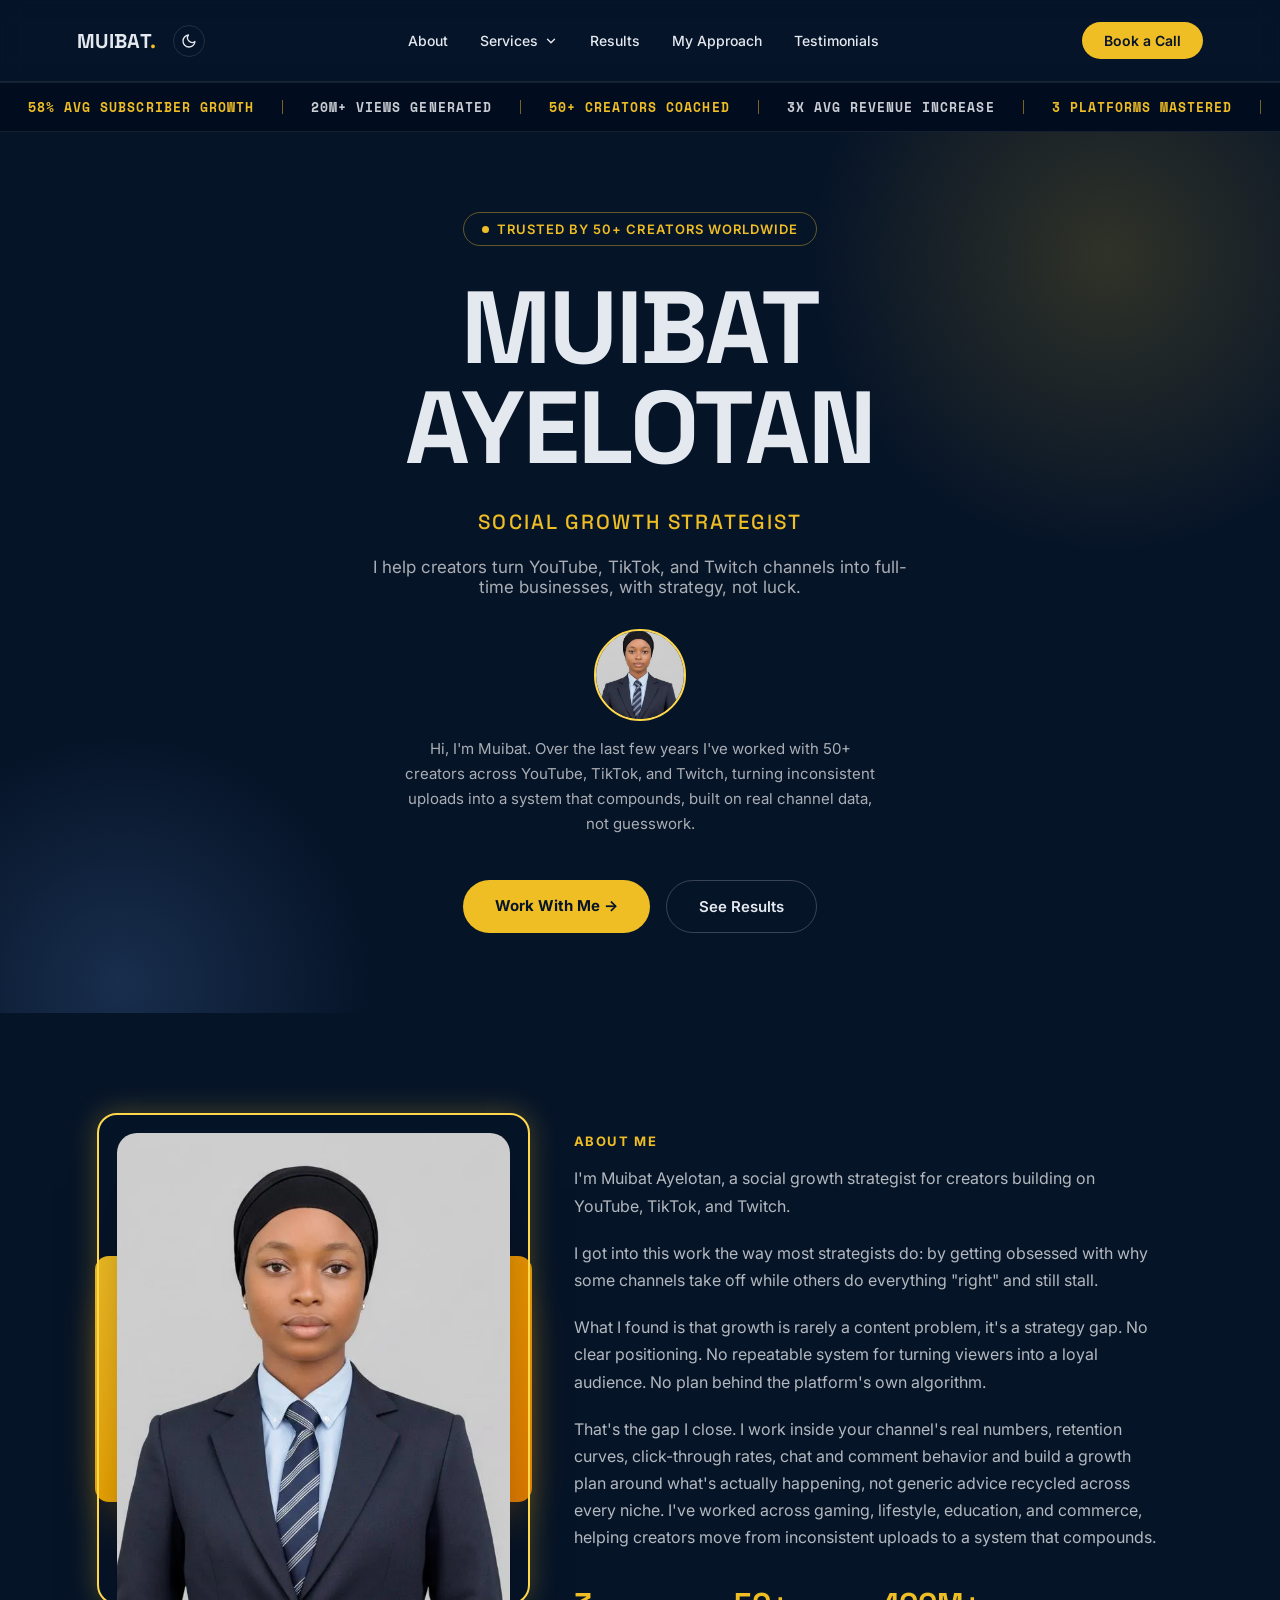
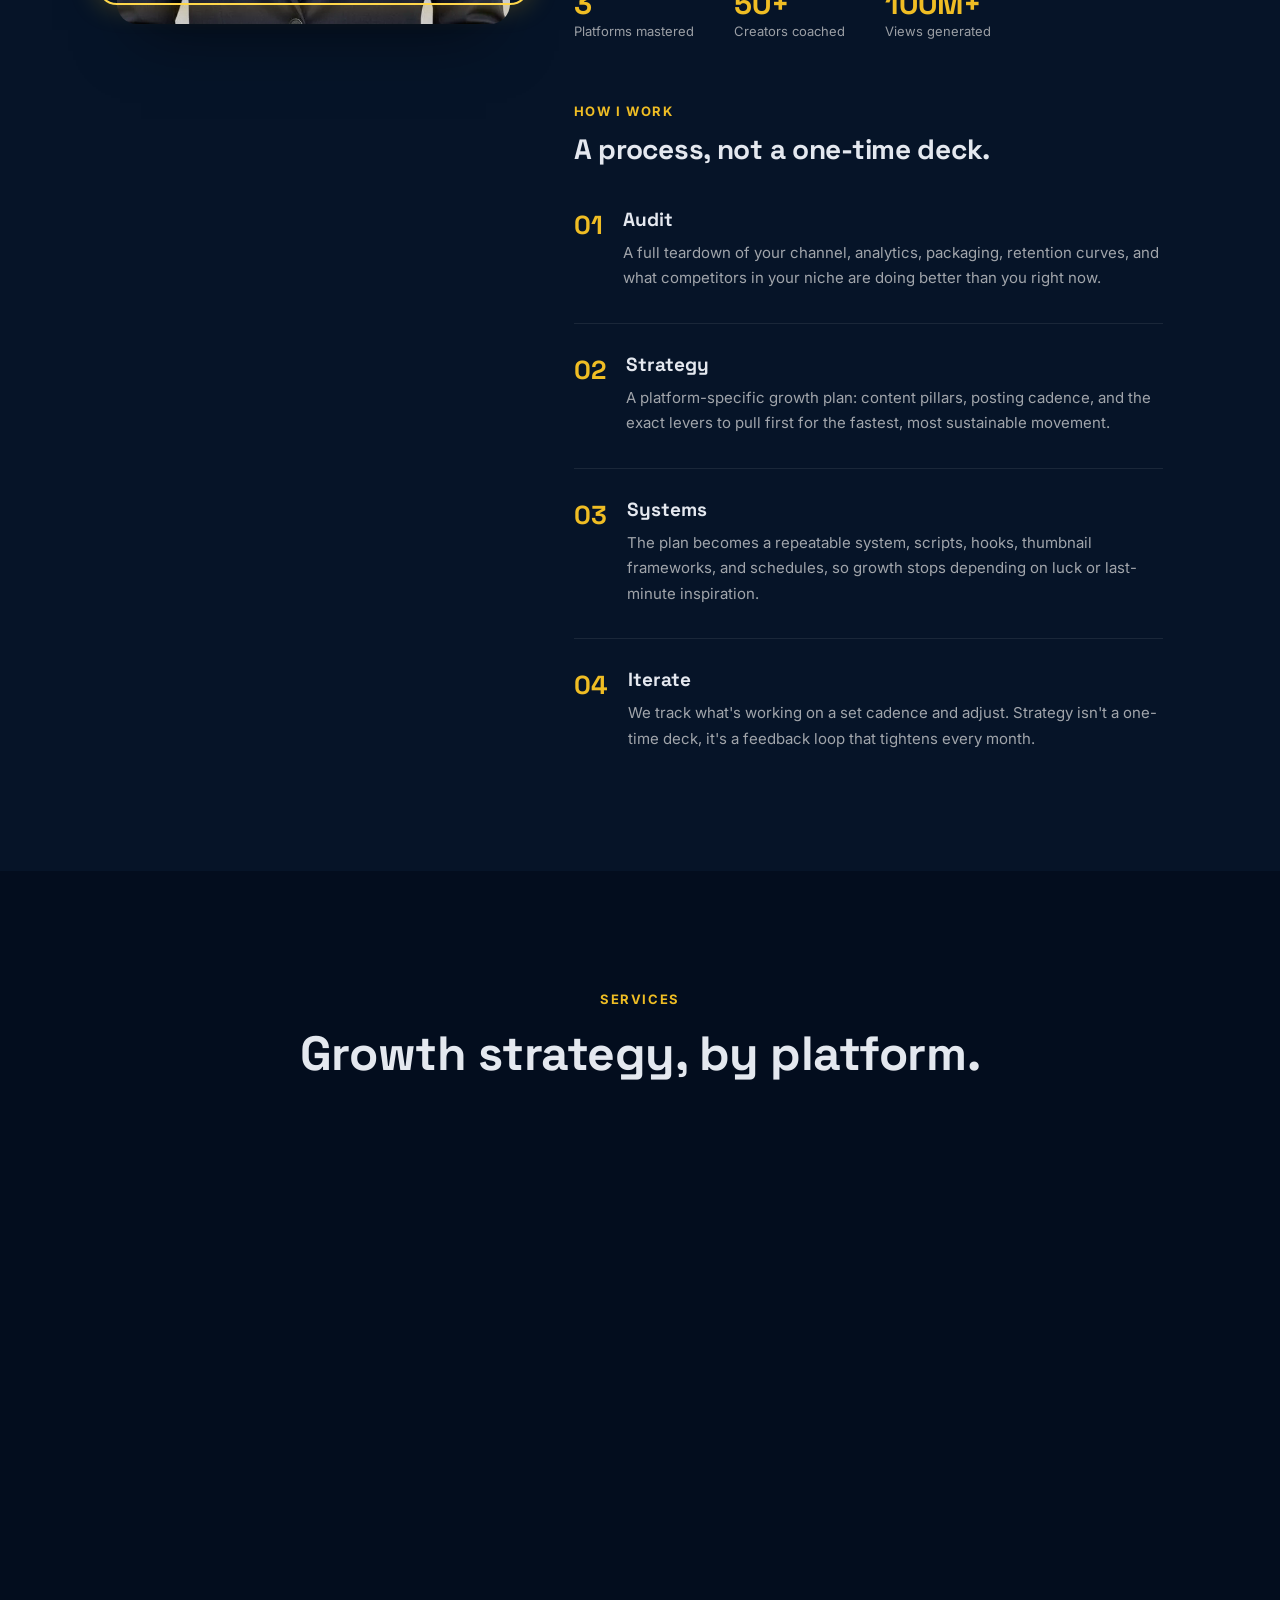
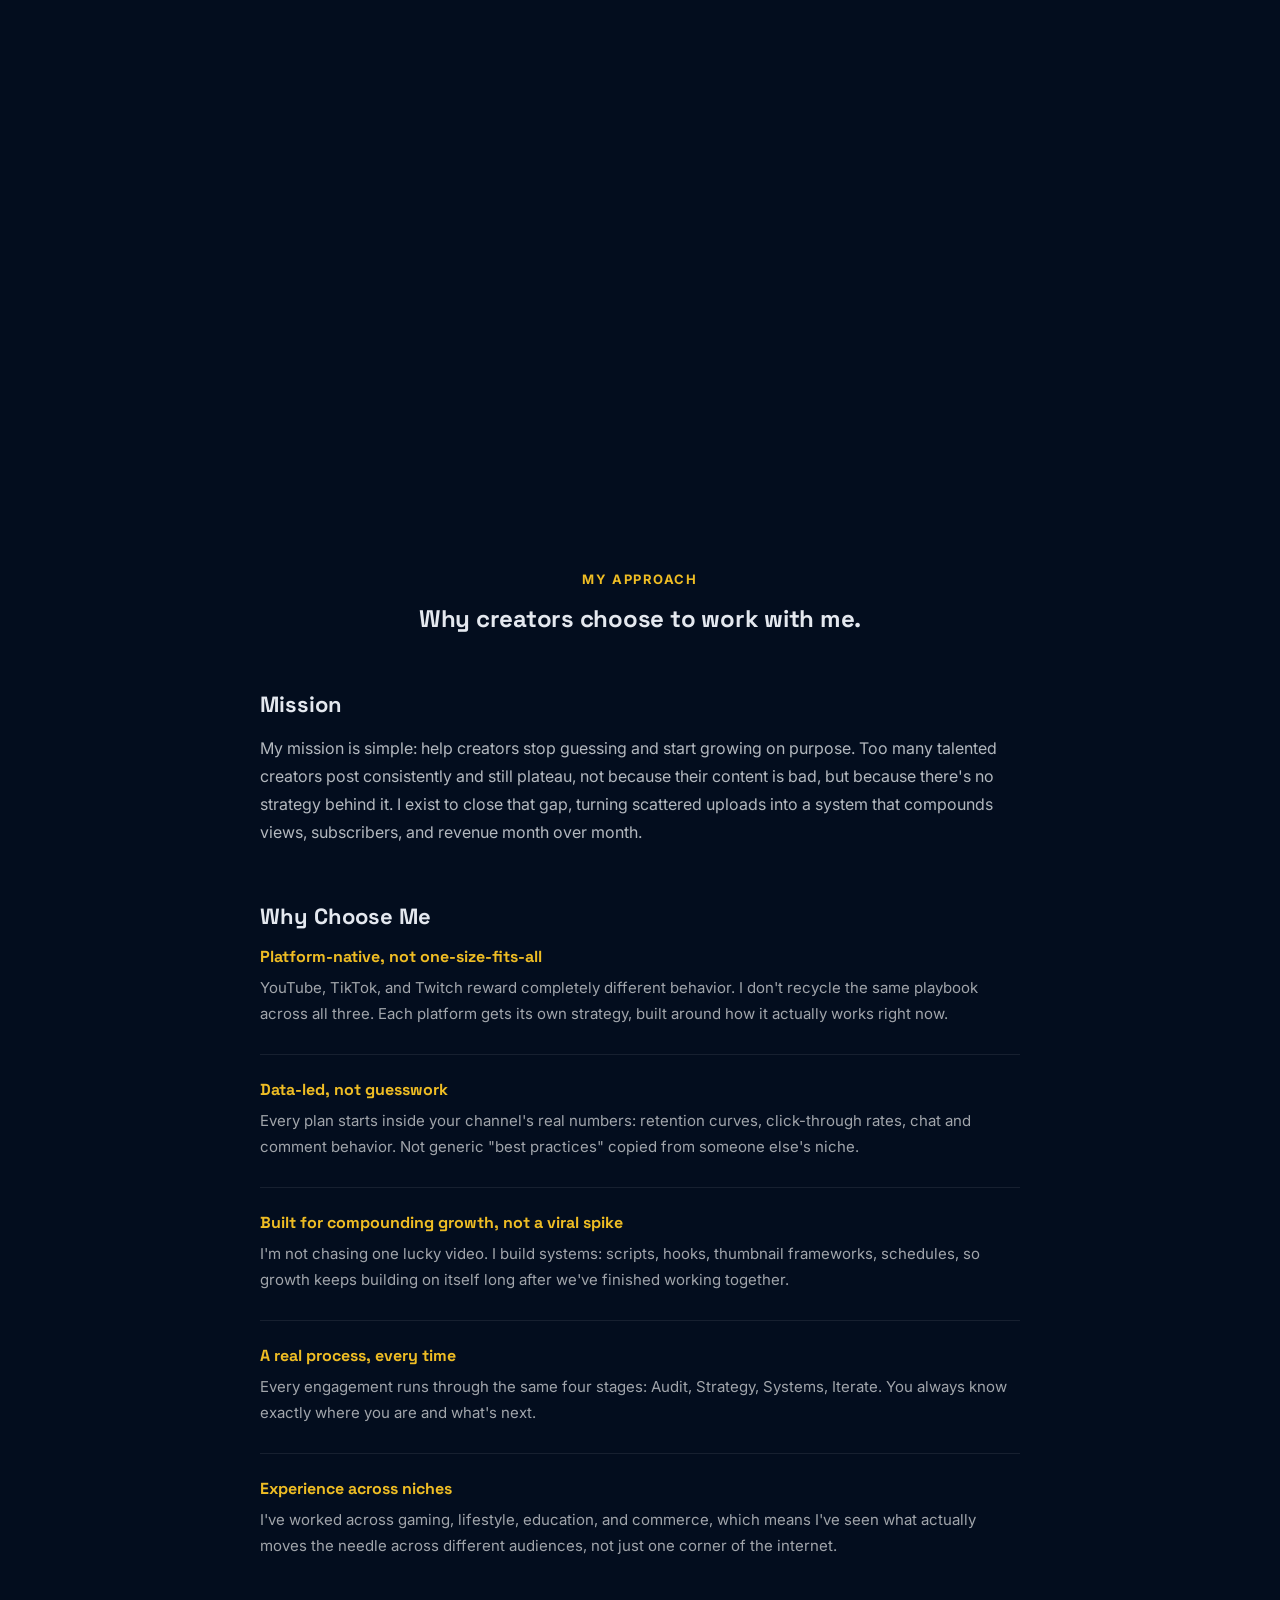
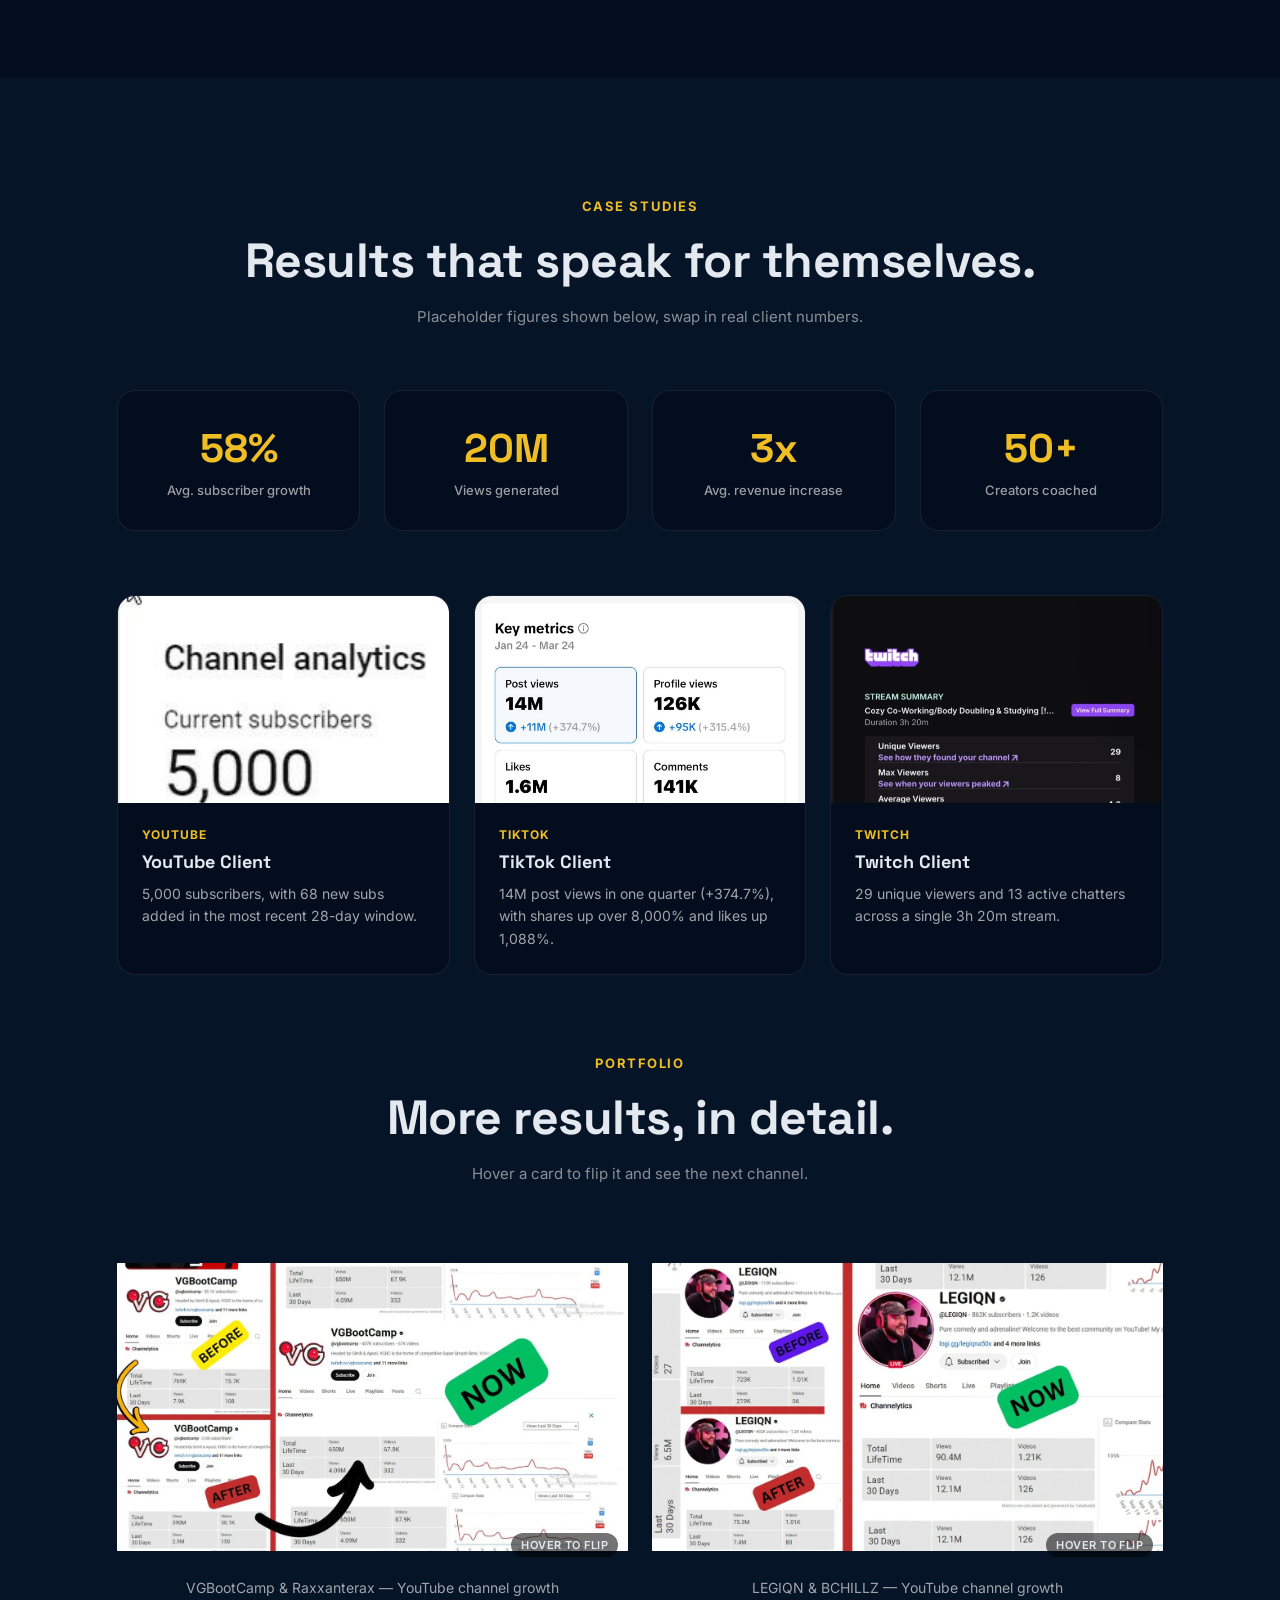
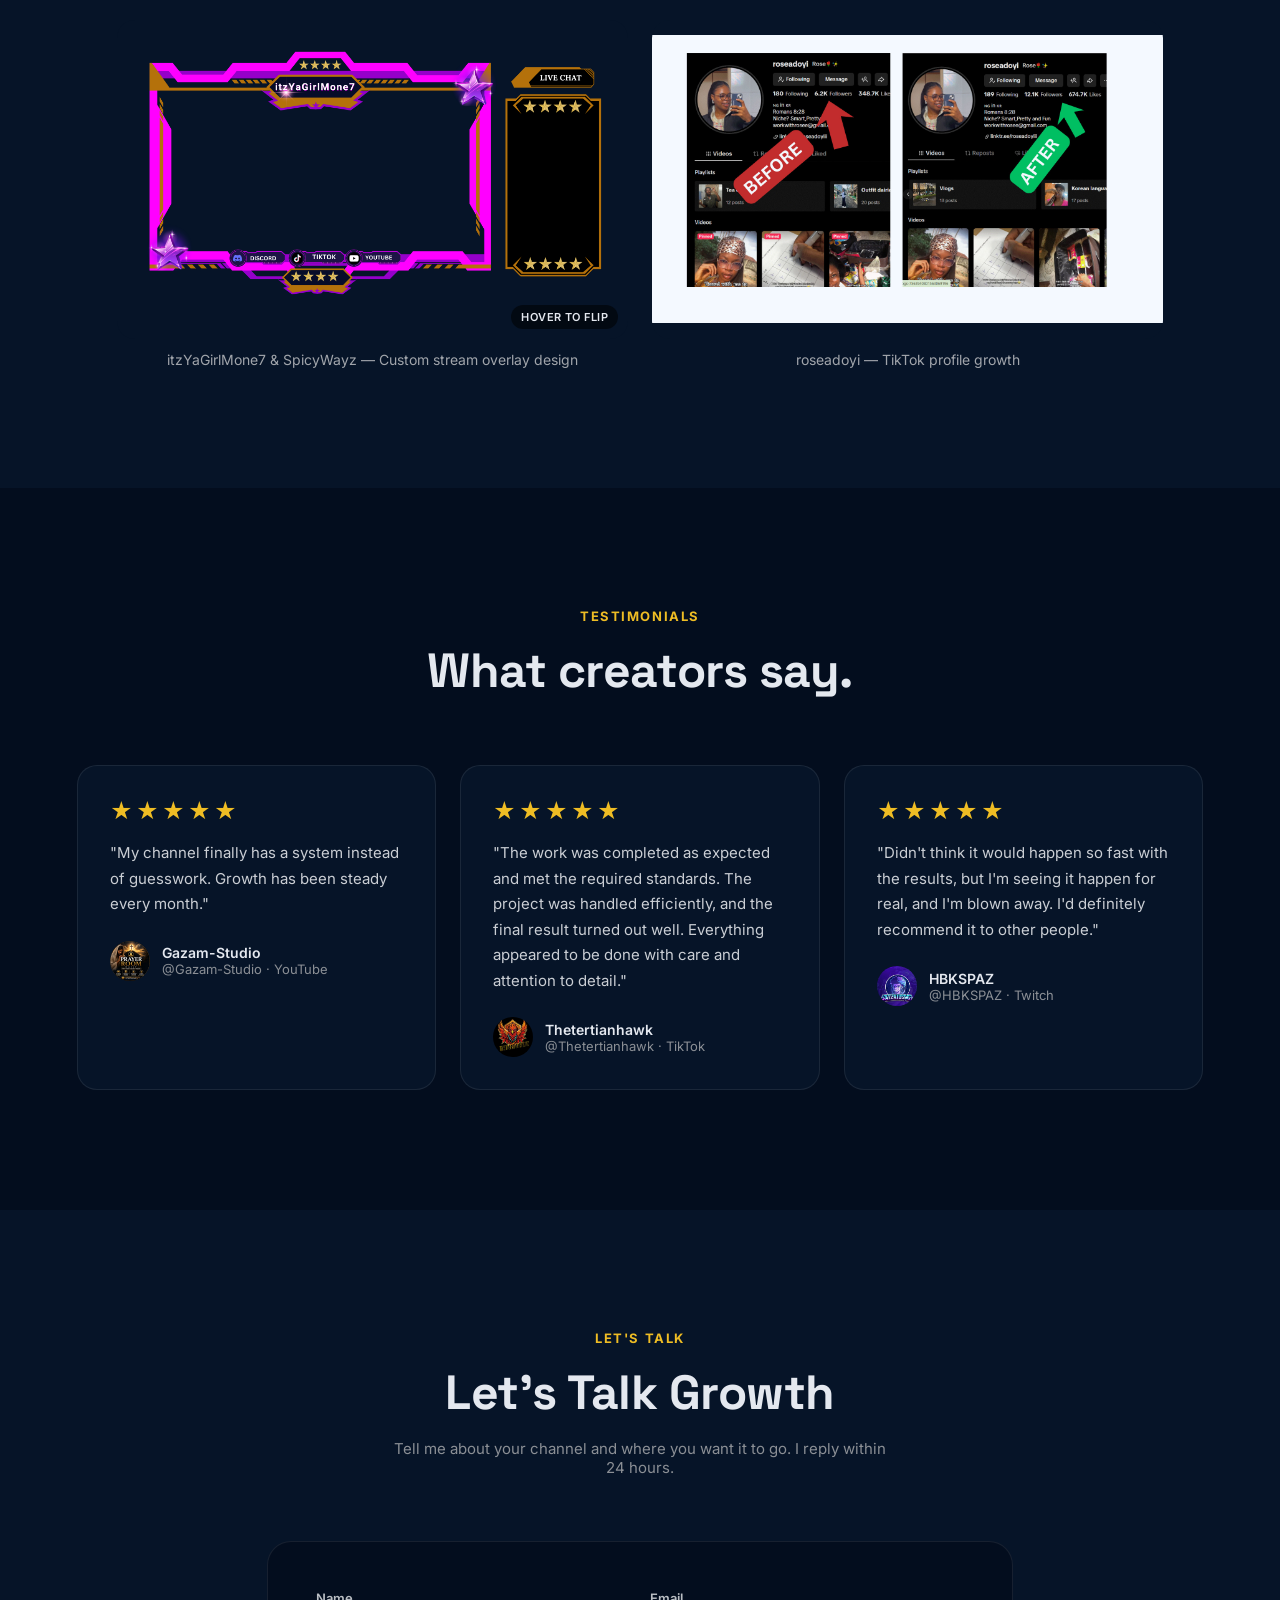
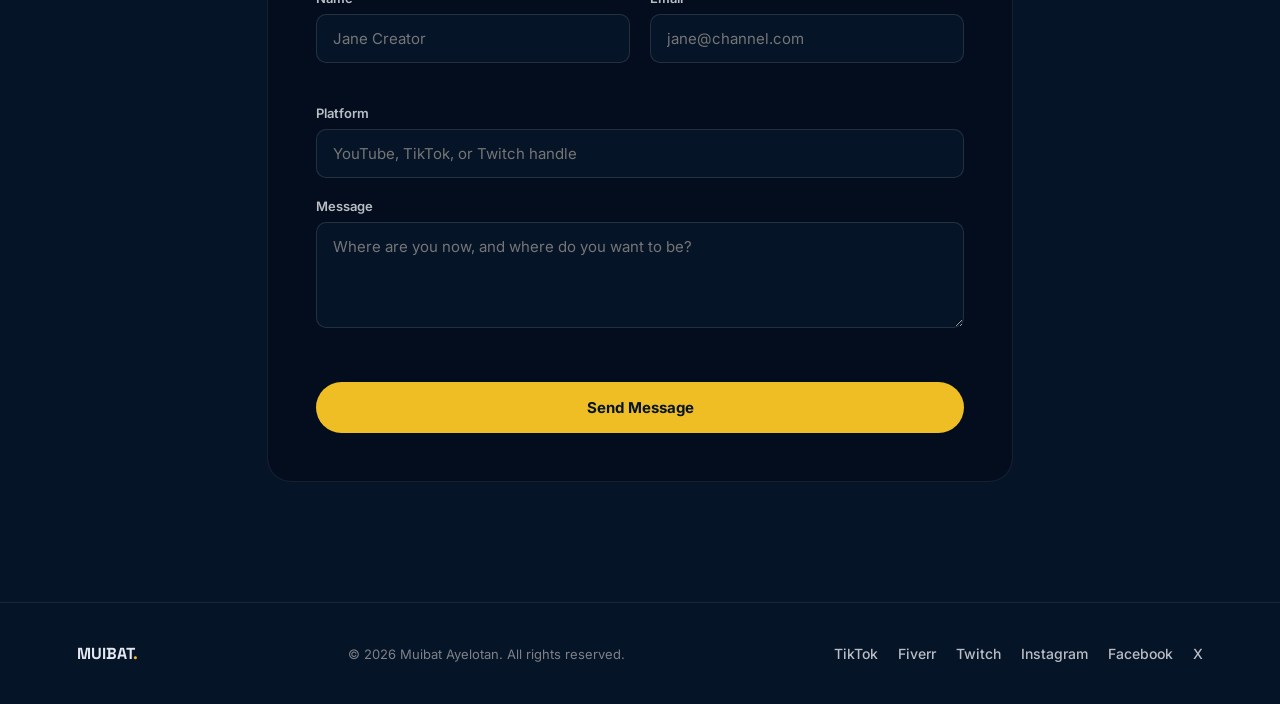
<file: index.html>
<!DOCTYPE html>
<html lang="en">
<head>
<meta charset="utf-8">
<meta name="viewport" content="width=device-width, initial-scale=1">
<title>Muibat Ayelotan — Social Growth Strategist</title>
<meta name="description" content="Muibat Ayelotan helps creators grow their YouTube, TikTok, and Twitch channels with data-backed strategy.">
<link rel="icon" type="image/png" href="./assets/images/favicon.png">
<link rel="shortcut icon" type="image/png" href="./assets/images/favicon.png">
<link rel="preconnect" href="https://fonts.googleapis.com">
<link rel="preconnect" href="https://fonts.gstatic.com" crossorigin>
<link href="https://fonts.googleapis.com/css2?family=Space+Grotesk:wght@500;700&family=Inter:wght@400;500;600&family=Space+Mono:wght@700&display=swap" rel="stylesheet">
<link rel="stylesheet" href="./assets/style.css">
<script>
(function () {
  var stored = null;
  try { stored = localStorage.getItem('theme'); } catch (e) {}
  if (stored === 'light') document.documentElement.setAttribute('data-theme', 'light');
})();
</script>
</head>
<body>

<!-- STICKY HEADER (nav + ticker move and stick together) -->
<div class="sticky-header">
  <!-- NAV -->
  <nav class="nav">
    <div class="nav__brand">
      <div class="nav__logo">MUIBAT<span class="dot">.</span></div>
      <button type="button" id="themeToggle" class="theme-toggle" aria-label="Switch to light mode">
        <svg class="theme-toggle__icon theme-toggle__icon--moon" viewBox="0 0 24 24" width="16" height="16" fill="none" stroke="currentColor" stroke-width="2" stroke-linecap="round" stroke-linejoin="round"><path d="M21 12.79A9 9 0 1 1 11.21 3 7 7 0 0 0 21 12.79Z"/></svg>
        <svg class="theme-toggle__icon theme-toggle__icon--sun" viewBox="0 0 24 24" width="16" height="16" fill="none" stroke="currentColor" stroke-width="2" stroke-linecap="round" stroke-linejoin="round"><circle cx="12" cy="12" r="4"/><path d="M12 2v2"/><path d="M12 20v2"/><path d="m4.93 4.93 1.41 1.41"/><path d="m17.66 17.66 1.41 1.41"/><path d="M2 12h2"/><path d="M20 12h2"/><path d="m6.34 17.66-1.41 1.41"/><path d="m19.07 4.93-1.41 1.41"/></svg>
      </button>
    </div>
    <button class="nav__toggle" id="navToggle" aria-label="Toggle menu" aria-expanded="false" aria-controls="navLinks">
      <span></span><span></span><span></span>
    </button>
    <div class="nav__links" id="navLinks">
      <a href="#about">About</a>
      <div class="nav__dropdown">
        <button type="button" id="servicesDropdownToggle" class="nav__dropdown-toggle" aria-haspopup="true" aria-expanded="false">
          Services
          <svg viewBox="0 0 24 24" width="14" height="14" fill="none" stroke="currentColor" stroke-width="2.4" stroke-linecap="round" stroke-linejoin="round"><path d="m6 9 6 6 6-6"/></svg>
        </button>
        <div class="nav__dropdown-menu">
          <a href="#service-youtube-growth">YouTube Growth</a>
          <a href="#service-tiktok-growth">TikTok Growth</a>
          <a href="#service-twitch-strategy">Twitch Strategy</a>
          <a href="#service-youtube-seo">YouTube SEO</a>
          <a href="#service-youtube-marketing">YouTube Marketing</a>
          <a href="#service-twitch-affiliate">Twitch Affiliate Growth</a>
        </div>
      </div>
      <a href="#results">Results</a>
      <a href="#approach">My Approach</a>
      <a href="#testimonials">Testimonials</a>
      <a href="https://calendly.com/ayelotan97/30min" target="_blank" rel="noopener noreferrer" class="nav__cta nav__cta--mobile">Book a Call</a>
    </div>
    <a href="https://calendly.com/ayelotan97/30min" target="_blank" rel="noopener noreferrer" class="nav__cta">Book a Call</a>
  </nav>

  <!-- TICKER -->
  <div class="ticker">
    <div class="ticker__track">
      <div class="ticker__group" aria-hidden="false">
        <span class="ticker__item"><span class="ticker__text">58% AVG SUBSCRIBER GROWTH</span><i></i></span>
        <span class="ticker__item"><span class="ticker__text">20M+ VIEWS GENERATED</span><i></i></span>
        <span class="ticker__item"><span class="ticker__text">50+ CREATORS COACHED</span><i></i></span>
        <span class="ticker__item"><span class="ticker__text">3X AVG REVENUE INCREASE</span><i></i></span>
        <span class="ticker__item"><span class="ticker__text">3 PLATFORMS MASTERED</span><i></i></span>
        <span class="ticker__item"><span class="ticker__text">LET'S TALK GROWTH</span><i></i></span>
      </div>
      <div class="ticker__group" aria-hidden="true">
        <span class="ticker__item"><span class="ticker__text">58% AVG SUBSCRIBER GROWTH</span><i></i></span>
        <span class="ticker__item"><span class="ticker__text">20M+ VIEWS GENERATED</span><i></i></span>
        <span class="ticker__item"><span class="ticker__text">50+ CREATORS COACHED</span><i></i></span>
        <span class="ticker__item"><span class="ticker__text">3X AVG REVENUE INCREASE</span><i></i></span>
        <span class="ticker__item"><span class="ticker__text">3 PLATFORMS MASTERED</span><i></i></span>
        <span class="ticker__item"><span class="ticker__text">LET'S TALK GROWTH</span><i></i></span>
      </div>
    </div>
  </div>
</div>

<!-- HERO -->
<section class="hero">
  <div class="hero__blob hero__blob--gold" aria-hidden="true"></div>
  <div class="hero__blob hero__blob--navy" aria-hidden="true"></div>

  <div class="badge">
    <span class="badge__dot"></span>
    Trusted by 50+ creators worldwide
  </div>

  <h1 class="hero__title">MUIBAT<br>AYELOTAN</h1>

  <p class="hero__tagline">Social Growth Strategist</p>
  <p class="hero__sub">I help creators turn YouTube, TikTok, and Twitch channels into full-time businesses, with strategy, not luck.</p>

  <div class="hero__intro">
    <div class="hero__photo">
      <img src="./assets/images/muibat-portrait.jpg" alt="Portrait photo of Muibat Ayelotan" class="hero__photo-img">
    </div>
    <p class="hero__intro-text">Hi, I'm Muibat. Over the last few years I've worked with 50+ creators across YouTube, TikTok, and Twitch, turning inconsistent uploads into a system that compounds, built on real channel data, not guesswork.</p>
  </div>

  <div class="hero__ctas">
    <a href="#contact" class="btn btn--primary">Work With Me →</a>
    <a href="#results" class="btn btn--outline">See Results</a>
  </div>
</section>

<!-- ABOUT -->
<section id="about" class="about">
  <div class="about__photo-frame">
    <div class="about__photo-board" aria-hidden="true"></div>
    <div class="about__photo" id="about-photo">
      <img src="./assets/images/muibat-portrait.jpg" alt="Portrait photo of Muibat Ayelotan" class="about__photo-img">
    </div>
    <div class="about__photo-outline" aria-hidden="true"></div>
  </div>
  <div class="about__content">
    <p class="eyebrow">About Me</p>
    <p class="about__p">I'm Muibat Ayelotan, a social growth strategist for creators building on YouTube, TikTok, and Twitch.</p>
    <p class="about__p">I got into this work the way most strategists do: by getting obsessed with why some channels take off while others do everything "right" and still stall.</p>
    <p class="about__p">What I found is that growth is rarely a content problem, it's a strategy gap. No clear positioning. No repeatable system for turning viewers into a loyal audience. No plan behind the platform's own algorithm.</p>
    <p class="about__p">That's the gap I close. I work inside your channel's real numbers, retention curves, click-through rates, chat and comment behavior and build a growth plan around what's actually happening, not generic advice recycled across every niche. I've worked across gaming, lifestyle, education, and commerce, helping creators move from inconsistent uploads to a system that compounds.</p>
    <div class="about__stats">
      <div class="about__stat">
        <div class="about__stat-value">3</div>
        <div class="about__stat-label">Platforms mastered</div>
      </div>
      <div class="about__stat">
        <div class="about__stat-value">50+</div>
        <div class="about__stat-label">Creators coached</div>
      </div>
      <div class="about__stat">
        <div class="about__stat-value">100M+</div>
        <div class="about__stat-label">Views generated</div>
      </div>
    </div>

    <div class="how" id="how-it-works">
      <p class="eyebrow">How I Work</p>
      <h3 class="how__lede">A process, not a one-time deck.</h3>
      <div class="how__steps">
        <div class="how-step">
          <div class="how-step__num">01</div>
          <div class="how-step__body">
            <h3 class="how-step__title">Audit</h3>
            <p class="how-step__desc">A full teardown of your channel, analytics, packaging, retention curves, and what competitors in your niche are doing better than you right now.</p>
          </div>
        </div>
        <div class="how-step">
          <div class="how-step__num">02</div>
          <div class="how-step__body">
            <h3 class="how-step__title">Strategy</h3>
            <p class="how-step__desc">A platform-specific growth plan: content pillars, posting cadence, and the exact levers to pull first for the fastest, most sustainable movement.</p>
          </div>
        </div>
        <div class="how-step">
          <div class="how-step__num">03</div>
          <div class="how-step__body">
            <h3 class="how-step__title">Systems</h3>
            <p class="how-step__desc">The plan becomes a repeatable system, scripts, hooks, thumbnail frameworks, and schedules, so growth stops depending on luck or last-minute inspiration.</p>
          </div>
        </div>
        <div class="how-step">
          <div class="how-step__num">04</div>
          <div class="how-step__body">
            <h3 class="how-step__title">Iterate</h3>
            <p class="how-step__desc">We track what's working on a set cadence and adjust. Strategy isn't a one-time deck, it's a feedback loop that tightens every month.</p>
          </div>
        </div>
      </div>
    </div>
  </div>
</section>

<!-- SERVICES -->
<section id="services" class="services">
  <div class="section-wrap">
    <div class="section-head">
      <p class="eyebrow">Services</p>
      <h2 class="section-title">Growth strategy, by platform.</h2>
    </div>

    <div class="services__grid">
      <div class="service-card" id="service-youtube-growth">
        <div class="service-card__inner">
          <div class="service-card__face service-card__face--front card">
            <div class="service-card__icon"><div class="service-card__icon-shape service-card__icon-shape--square"></div></div>
            <h3 class="card__title">YouTube Growth</h3>
            <p class="card__desc">Long-form strategy built for retention, search, and sustainable subscriber growth.</p>
            <ul class="service-card__points">
              <li><span>→</span>Content &amp; thumbnail strategy</li>
              <li><span>→</span>Algorithm &amp; retention audits</li>
              <li><span>→</span>Monetization roadmap</li>
            </ul>
          </div>
          <div class="service-card__face service-card__face--back card">
            <div class="service-card__icon"><div class="service-card__icon-shape service-card__icon-shape--square"></div></div>
            <h3 class="card__title">Ready to grow on YouTube?</h3>
            <p class="card__desc">Let's build a retention-first system tailored to your channel, not generic advice.</p>
            <a href="https://calendly.com/ayelotan97/30min" target="_blank" rel="noopener noreferrer" class="btn btn--primary service-card__cta">Schedule an Audit Call →</a>
          </div>
        </div>
      </div>

      <div class="service-card" id="service-tiktok-growth">
        <div class="service-card__inner">
          <div class="service-card__face service-card__face--front card">
            <div class="service-card__icon"><div class="service-card__icon-shape service-card__icon-shape--circle"></div></div>
            <h3 class="card__title">TikTok Growth</h3>
            <p class="card__desc">Short-form systems that turn viral swings into a consistent, compounding audience.</p>
            <ul class="service-card__points">
              <li><span>→</span>Hook &amp; trend framework</li>
              <li><span>→</span>Posting cadence &amp; testing</li>
              <li><span>→</span>Community-to-follower conversion</li>
            </ul>
          </div>
          <div class="service-card__face service-card__face--back card">
            <div class="service-card__icon"><div class="service-card__icon-shape service-card__icon-shape--circle"></div></div>
            <h3 class="card__title">Ready to go viral, consistently?</h3>
            <p class="card__desc">A hook-and-posting framework built around what's actually working for your niche right now.</p>
            <a href="https://calendly.com/ayelotan97/30min" target="_blank" rel="noopener noreferrer" class="btn btn--primary service-card__cta">Schedule an Audit Call →</a>
          </div>
        </div>
      </div>

      <div class="service-card" id="service-twitch-strategy">
        <div class="service-card__inner">
          <div class="service-card__face service-card__face--front card">
            <div class="service-card__icon"><div class="service-card__icon-shape service-card__icon-shape--triangle"></div></div>
            <h3 class="card__title">Twitch Strategy</h3>
            <p class="card__desc">Stream formats and community systems that grow concurrents and convert to subs.</p>
            <ul class="service-card__points">
              <li><span>→</span>Stream format design</li>
              <li><span>→</span>Sub &amp; donation funnels</li>
              <li><span>→</span>Raid &amp; collab strategy</li>
            </ul>
          </div>
          <div class="service-card__face service-card__face--back card">
            <div class="service-card__icon"><div class="service-card__icon-shape service-card__icon-shape--triangle"></div></div>
            <h3 class="card__title">Ready to grow your stream?</h3>
            <p class="card__desc">Formats and community systems that turn casual viewers into a loyal, paying audience.</p>
            <a href="https://calendly.com/ayelotan97/30min" target="_blank" rel="noopener noreferrer" class="btn btn--primary service-card__cta">Schedule an Audit Call →</a>
          </div>
        </div>
      </div>

      <div class="service-card" id="service-youtube-seo">
        <div class="service-card__inner">
          <div class="service-card__face service-card__face--front card">
            <div class="service-card__icon"><div class="service-card__icon-shape service-card__icon-shape--ring"></div></div>
            <h3 class="card__title">YouTube SEO</h3>
            <p class="card__desc">Get discovered by the right viewers with search-first optimization built into every upload.</p>
            <ul class="service-card__points">
              <li><span>→</span>Keyword &amp; title research</li>
              <li><span>→</span>Metadata &amp; tag optimization</li>
              <li><span>→</span>Search ranking audits</li>
            </ul>
          </div>
          <div class="service-card__face service-card__face--back card">
            <div class="service-card__icon"><div class="service-card__icon-shape service-card__icon-shape--ring"></div></div>
            <h3 class="card__title">Ready to get found?</h3>
            <p class="card__desc">Search-first optimization so the right viewers discover your channel, not just your subscribers.</p>
            <a href="https://calendly.com/ayelotan97/30min" target="_blank" rel="noopener noreferrer" class="btn btn--primary service-card__cta">Schedule an Audit Call →</a>
          </div>
        </div>
      </div>

      <div class="service-card" id="service-youtube-marketing">
        <div class="service-card__inner">
          <div class="service-card__face service-card__face--front card">
            <div class="service-card__icon"><div class="service-card__icon-shape service-card__icon-shape--diamond"></div></div>
            <h3 class="card__title">YouTube Marketing</h3>
            <p class="card__desc">Promotional systems that turn every upload into a growth event, on and off the platform.</p>
            <ul class="service-card__points">
              <li><span>→</span>Launch &amp; promo campaigns</li>
              <li><span>→</span>Cross-platform distribution</li>
              <li><span>→</span>Audience retargeting strategy</li>
            </ul>
          </div>
          <div class="service-card__face service-card__face--back card">
            <div class="service-card__icon"><div class="service-card__icon-shape service-card__icon-shape--diamond"></div></div>
            <h3 class="card__title">Ready to launch louder?</h3>
            <p class="card__desc">A promotion system that gets every upload in front of more of the right people.</p>
            <a href="https://calendly.com/ayelotan97/30min" target="_blank" rel="noopener noreferrer" class="btn btn--primary service-card__cta">Schedule an Audit Call →</a>
          </div>
        </div>
      </div>

      <div class="service-card" id="service-twitch-affiliate">
        <div class="service-card__inner">
          <div class="service-card__face service-card__face--front card">
            <div class="service-card__icon"><div class="service-card__icon-shape service-card__icon-shape--hexagon"></div></div>
            <h3 class="card__title">Twitch Affiliate Growth</h3>
            <p class="card__desc">A clear path from zero to Affiliate — and beyond — with concurrent-viewer and sub-focused tactics.</p>
            <ul class="service-card__points">
              <li><span>→</span>Affiliate requirement roadmap</li>
              <li><span>→</span>Concurrent viewer tactics</li>
              <li><span>→</span>Sub &amp; bits conversion plan</li>
            </ul>
          </div>
          <div class="service-card__face service-card__face--back card">
            <div class="service-card__icon"><div class="service-card__icon-shape service-card__icon-shape--hexagon"></div></div>
            <h3 class="card__title">Ready for Affiliate and beyond?</h3>
            <p class="card__desc">A clear, fast path from zero to Affiliate, then from Affiliate to a real income stream.</p>
            <a href="https://calendly.com/ayelotan97/30min" target="_blank" rel="noopener noreferrer" class="btn btn--primary service-card__cta">Schedule an Audit Call →</a>
          </div>
        </div>
      </div>
    </div>
  </div>
</section>

<!-- MY APPROACH -->
<section id="approach" class="approach">
  <div class="approach__wrap">
    <p class="eyebrow">My Approach</p>
    <h2 class="section-title">Why creators choose to work with me.</h2>

    <div class="approach__section">
      <h3 class="approach__section-title">Mission</h3>
      <p class="approach__mission">My mission is simple: help creators stop guessing and start growing on purpose. Too many talented creators post consistently and still plateau, not because their content is bad, but because there's no strategy behind it. I exist to close that gap, turning scattered uploads into a system that compounds views, subscribers, and revenue month over month.</p>
    </div>

    <div class="approach__section">
      <h3 class="approach__section-title">Why Choose Me</h3>
      <div class="approach__reasons">
        <div class="approach__reason">
          <h4 class="approach__reason-title">Platform-native, not one-size-fits-all</h4>
          <p class="approach__reason-desc">YouTube, TikTok, and Twitch reward completely different behavior. I don't recycle the same playbook across all three. Each platform gets its own strategy, built around how it actually works right now.</p>
        </div>
        <div class="approach__reason">
          <h4 class="approach__reason-title">Data-led, not guesswork</h4>
          <p class="approach__reason-desc">Every plan starts inside your channel's real numbers: retention curves, click-through rates, chat and comment behavior. Not generic "best practices" copied from someone else's niche.</p>
        </div>
        <div class="approach__reason">
          <h4 class="approach__reason-title">Built for compounding growth, not a viral spike</h4>
          <p class="approach__reason-desc">I'm not chasing one lucky video. I build systems: scripts, hooks, thumbnail frameworks, schedules, so growth keeps building on itself long after we've finished working together.</p>
        </div>
        <div class="approach__reason">
          <h4 class="approach__reason-title">A real process, every time</h4>
          <p class="approach__reason-desc">Every engagement runs through the same four stages: Audit, Strategy, Systems, Iterate. You always know exactly where you are and what's next.</p>
        </div>
        <div class="approach__reason">
          <h4 class="approach__reason-title">Experience across niches</h4>
          <p class="approach__reason-desc">I've worked across gaming, lifestyle, education, and commerce, which means I've seen what actually moves the needle across different audiences, not just one corner of the internet.</p>
        </div>
      </div>
    </div>
  </div>
</section>

<!-- RESULTS -->
<section id="results" class="results">
  <div class="section-head">
    <p class="eyebrow">Case Studies</p>
    <h2 class="section-title">Results that speak for themselves.</h2>
    <p class="section-sub">Placeholder figures shown below, swap in real client numbers.</p>
  </div>

  <div class="stats-grid">
    <div class="stat-card">
      <div class="stat-card__value">58%</div>
      <div class="stat-card__label">Avg. subscriber growth</div>
    </div>
    <div class="stat-card">
      <div class="stat-card__value">20M</div>
      <div class="stat-card__label">Views generated</div>
    </div>
    <div class="stat-card">
      <div class="stat-card__value">3x</div>
      <div class="stat-card__label">Avg. revenue increase</div>
    </div>
    <div class="stat-card">
      <div class="stat-card__value">50+</div>
      <div class="stat-card__label">Creators coached</div>
    </div>
  </div>

  <div class="case-grid">
    <div class="card case-card">
      <div class="case-card__img">
        <img src="./assets/images/case-study-youtube.jpg" alt="YouTube Channel analytics: 5,000 current subscribers, +68 in the last 28 days" class="case-card__img-el">
      </div>
      <div class="case-card__body">
        <p class="case-card__platform">YouTube</p>
        <h3 class="card__title card__title--sm">YouTube Client</h3>
        <p class="case-card__result">5,000 subscribers, with 68 new subs added in the most recent 28-day window.</p>
      </div>
    </div>

    <div class="card case-card">
      <div class="case-card__img">
        <img src="./assets/images/case-study-tiktok.jpg" alt="TikTok Key metrics, Jan 24 to Mar 24: 14M post views (+374.7%), 126K profile views, 1.6M likes, 141K comments, 234K shares" class="case-card__img-el">
      </div>
      <div class="case-card__body">
        <p class="case-card__platform">TikTok</p>
        <h3 class="card__title card__title--sm">TikTok Client</h3>
        <p class="case-card__result">14M post views in one quarter (+374.7%), with shares up over 8,000% and likes up 1,088%.</p>
      </div>
    </div>

    <div class="card case-card">
      <div class="case-card__img">
        <img src="./assets/images/case-study-twitch.jpg" alt="Twitch Stream summary: 29 unique viewers, 8 max viewers, 4.2 average viewers, 13 unique chatters over a 3h 20m stream" class="case-card__img-el">
      </div>
      <div class="case-card__body">
        <p class="case-card__platform">Twitch</p>
        <h3 class="card__title card__title--sm">Twitch Client</h3>
        <p class="case-card__result">29 unique viewers and 13 active chatters across a single 3h 20m stream.</p>
      </div>
    </div>
  </div>

  <div class="section-head" style="margin-top:80px;">
    <p class="eyebrow">Portfolio</p>
    <h2 class="section-title">More results, in detail.</h2>
    <p class="section-sub">Hover a card to flip it and see the next channel.</p>
  </div>

  <div class="case-grid case-grid--portfolio">
    <div class="portfolio-item">
      <div class="portfolio-flip" tabindex="0">
        <div class="portfolio-flip__inner">
          <div class="portfolio-flip__face portfolio-flip__face--front">
            <img src="./assets/images/portfolio-vgbootcamp.webp" alt="VGBootCamp YouTube channel growth: before and after comparison showing lifetime views up to 650M and 67.9K videos">
          </div>
          <div class="portfolio-flip__face portfolio-flip__face--back">
            <img src="./assets/images/portfolio-raxxanterax.webp" alt="Raxxanterax YouTube channel growth: before and after comparison showing lifetime views up to 158M and subscribers up to 418K">
          </div>
        </div>
        <span class="portfolio-flip__hint">Hover to flip</span>
      </div>
      <p class="portfolio-item__caption">VGBootCamp &amp; Raxxanterax — YouTube channel growth</p>
    </div>

    <div class="portfolio-item">
      <div class="portfolio-flip" tabindex="0">
        <div class="portfolio-flip__inner">
          <div class="portfolio-flip__face portfolio-flip__face--front">
            <img src="./assets/images/portfolio-legiqn.webp" alt="LEGIQN YouTube channel growth: before and after comparison showing lifetime views up to 90.4M and subscribers up to 862K">
          </div>
          <div class="portfolio-flip__face portfolio-flip__face--back">
            <img src="./assets/images/portfolio-bchillz.webp" alt="BCHILLZ YouTube channel growth: before and after comparison showing lifetime views up to 78.9M and subscribers up to 166K">
          </div>
        </div>
        <span class="portfolio-flip__hint">Hover to flip</span>
      </div>
      <p class="portfolio-item__caption">LEGIQN &amp; BCHILLZ — YouTube channel growth</p>
    </div>

    <div class="portfolio-item">
      <div class="portfolio-flip" tabindex="0">
        <div class="portfolio-flip__inner">
          <div class="portfolio-flip__face portfolio-flip__face--front">
            <img src="./assets/images/portfolio-overlay-mone7.png" alt="Custom Twitch stream overlay design for itzYaGirlMone7, with Discord, TikTok, and YouTube panel links">
          </div>
          <div class="portfolio-flip__face portfolio-flip__face--back">
            <img src="./assets/images/portfolio-overlay-spicywayz.jpeg" alt="Custom Twitch stream overlay design for SpicyWayz, with Follow, Donate, and social platform panels">
          </div>
        </div>
        <span class="portfolio-flip__hint">Hover to flip</span>
      </div>
      <p class="portfolio-item__caption">itzYaGirlMone7 &amp; SpicyWayz — Custom stream overlay design</p>
    </div>

    <div class="portfolio-item">
      <div class="portfolio-static">
        <img src="./assets/images/portfolio-roseadoyi.jpeg" alt="roseadoyi TikTok profile growth: before and after comparison showing followers up from 6.2K to 12.1K and likes up from 348.7K to 674.7K">
      </div>
      <p class="portfolio-item__caption">roseadoyi — TikTok profile growth</p>
    </div>
  </div>
</section>

<!-- TESTIMONIALS -->
<section id="testimonials" class="testimonials">
  <div class="section-wrap">
    <div class="section-head">
      <p class="eyebrow">Testimonials</p>
      <h2 class="section-title">What creators say.</h2>
    </div>

    <div class="testimonials__grid">
      <div class="card testimonial-card">
        <div class="testimonial-card__stars">★★★★★</div>
        <p class="testimonial-card__quote">"My channel finally has a system instead of guesswork. Growth has been steady every month."</p>
        <div class="testimonial-card__person">
          <div class="testimonial-card__avatar">
            <img src="./assets/images/testimonial-youtube.jpg" alt="Gazam-Studio logo" class="testimonial-card__avatar-img">
          </div>
          <div>
            <div class="testimonial-card__name">Gazam-Studio</div>
            <div class="testimonial-card__handle">@Gazam-Studio · YouTube</div>
          </div>
        </div>
      </div>

      <div class="card testimonial-card">
        <div class="testimonial-card__stars">★★★★★</div>
        <p class="testimonial-card__quote">"The work was completed as expected and met the required standards. The project was handled efficiently, and the final result turned out well. Everything appeared to be done with care and attention to detail."</p>
        <div class="testimonial-card__person">
          <div class="testimonial-card__avatar">
            <img src="./assets/images/testimonial-tiktok.png" alt="Thetertianhawk logo" class="testimonial-card__avatar-img">
          </div>
          <div>
            <div class="testimonial-card__name">Thetertianhawk</div>
            <div class="testimonial-card__handle">@Thetertianhawk · TikTok</div>
          </div>
        </div>
      </div>

      <div class="card testimonial-card">
        <div class="testimonial-card__stars">★★★★★</div>
        <p class="testimonial-card__quote">"Didn't think it would happen so fast with the results, but I'm seeing it happen for real, and I'm blown away. I'd definitely recommend it to other people."</p>
        <div class="testimonial-card__person">
          <div class="testimonial-card__avatar">
            <img src="./assets/images/testimonial-twitch.jpg" alt="HBKSPAZ logo" class="testimonial-card__avatar-img">
          </div>
          <div>
            <div class="testimonial-card__name">HBKSPAZ</div>
            <div class="testimonial-card__handle">@HBKSPAZ · Twitch</div>
          </div>
        </div>
      </div>
    </div>
  </div>
</section>

<!-- CONTACT -->
<section id="contact" class="contact">
  <div class="section-head">
    <p class="eyebrow">LET'S TALK</p>
    <h2 class="section-title">Let's Talk Growth</h2>
    <p class="section-sub">Tell me about your channel and where you want it to go. I reply within 24 hours.</p>
  </div>

  <form class="contact-form" id="contactForm" novalidate>
    <input type="hidden" name="access_key" value="1d26f0f1-5601-4b73-9884-17226d42501b">
    <input type="hidden" name="subject" value="New inquiry from your portfolio site">
    <input type="checkbox" name="botcheck" style="display:none" tabindex="-1" autocomplete="off">
    <div class="contact-form__row">
      <div class="field">
        <label for="cf-name">Name</label>
        <input type="text" id="cf-name" name="name" placeholder="Jane Creator" required>
        <span class="field__error" id="err-name"></span>
      </div>
      <div class="field">
        <label for="cf-email">Email</label>
        <input type="email" id="cf-email" name="email" placeholder="jane@channel.com" required>
        <span class="field__error" id="err-email"></span>
      </div>
    </div>
    <div class="field">
      <label for="cf-platform">Platform</label>
      <input type="text" id="cf-platform" name="platform" placeholder="YouTube, TikTok, or Twitch handle">
    </div>
    <div class="field">
      <label for="cf-message">Message</label>
      <textarea id="cf-message" name="message" rows="4" placeholder="Where are you now, and where do you want to be?" required></textarea>
      <span class="field__error" id="err-message"></span>
    </div>
    <button type="submit" class="btn btn--submit" id="submitBtn">Send Message</button>
  </form>
</section>

<!-- FOOTER -->
<footer class="footer">
  <div class="footer__logo">MUIBAT<span class="dot">.</span></div>
  <div class="footer__copy">© 2026 Muibat Ayelotan. All rights reserved.</div>
  <div class="footer__social">
    <a href="https://www.tiktok.com/@muibat076" target="_blank" rel="noopener noreferrer">TikTok</a>
    <a href="https://www.fiverr.com/mercyexpert163" target="_blank" rel="noopener noreferrer">Fiverr</a>
    <a href="https://www.twitch.tv/ayelotan_m" target="_blank" rel="noopener noreferrer">Twitch</a>
    <a href="https://instagram.com/ayelotan_" target="_blank" rel="noopener noreferrer">Instagram</a>
    <a href="https://facebook.com/ayelotanmuibat" target="_blank" rel="noopener noreferrer">Facebook</a>
    <a href="https://x.com/AyelotanMu" target="_blank" rel="noopener noreferrer">X</a>
  </div>
</footer>

<button type="button" id="backToTop" class="back-to-top" aria-label="Back to top">
  <svg viewBox="0 0 24 24" width="16" height="16" fill="none" stroke="currentColor" stroke-width="2.4" stroke-linecap="round" stroke-linejoin="round"><path d="M12 19V5"/><path d="m5 12 7-7 7 7"/></svg>
  <span>Back to Top</span>
</button>

<script src="./assets/script.js"></script>

<!-- CHATBASE AI WIDGET -->
<script>
(function(){if(!window.chatbase||window.chatbase("getState")!=="initialized"){window.chatbase=(...arguments)=>{if(!window.chatbase.q){window.chatbase.q=[]}window.chatbase.q.push(arguments)};window.chatbase=new Proxy(window.chatbase,{get(target,prop){if(prop==="q"){return target.q}return(...args)=>target(prop,...args)}})}const onLoad=function(){const script=document.createElement("script");script.src="https://www.chatbase.co/embed.min.js";script.id="7ruuzHWPEAk8vBWgqlxUB";script.domain="www.chatbase.co";document.body.appendChild(script)};if(document.readyState==="complete"){onLoad()}else{window.addEventListener("load",onLoad)}})();
</script>
</body>
</html>
</file>
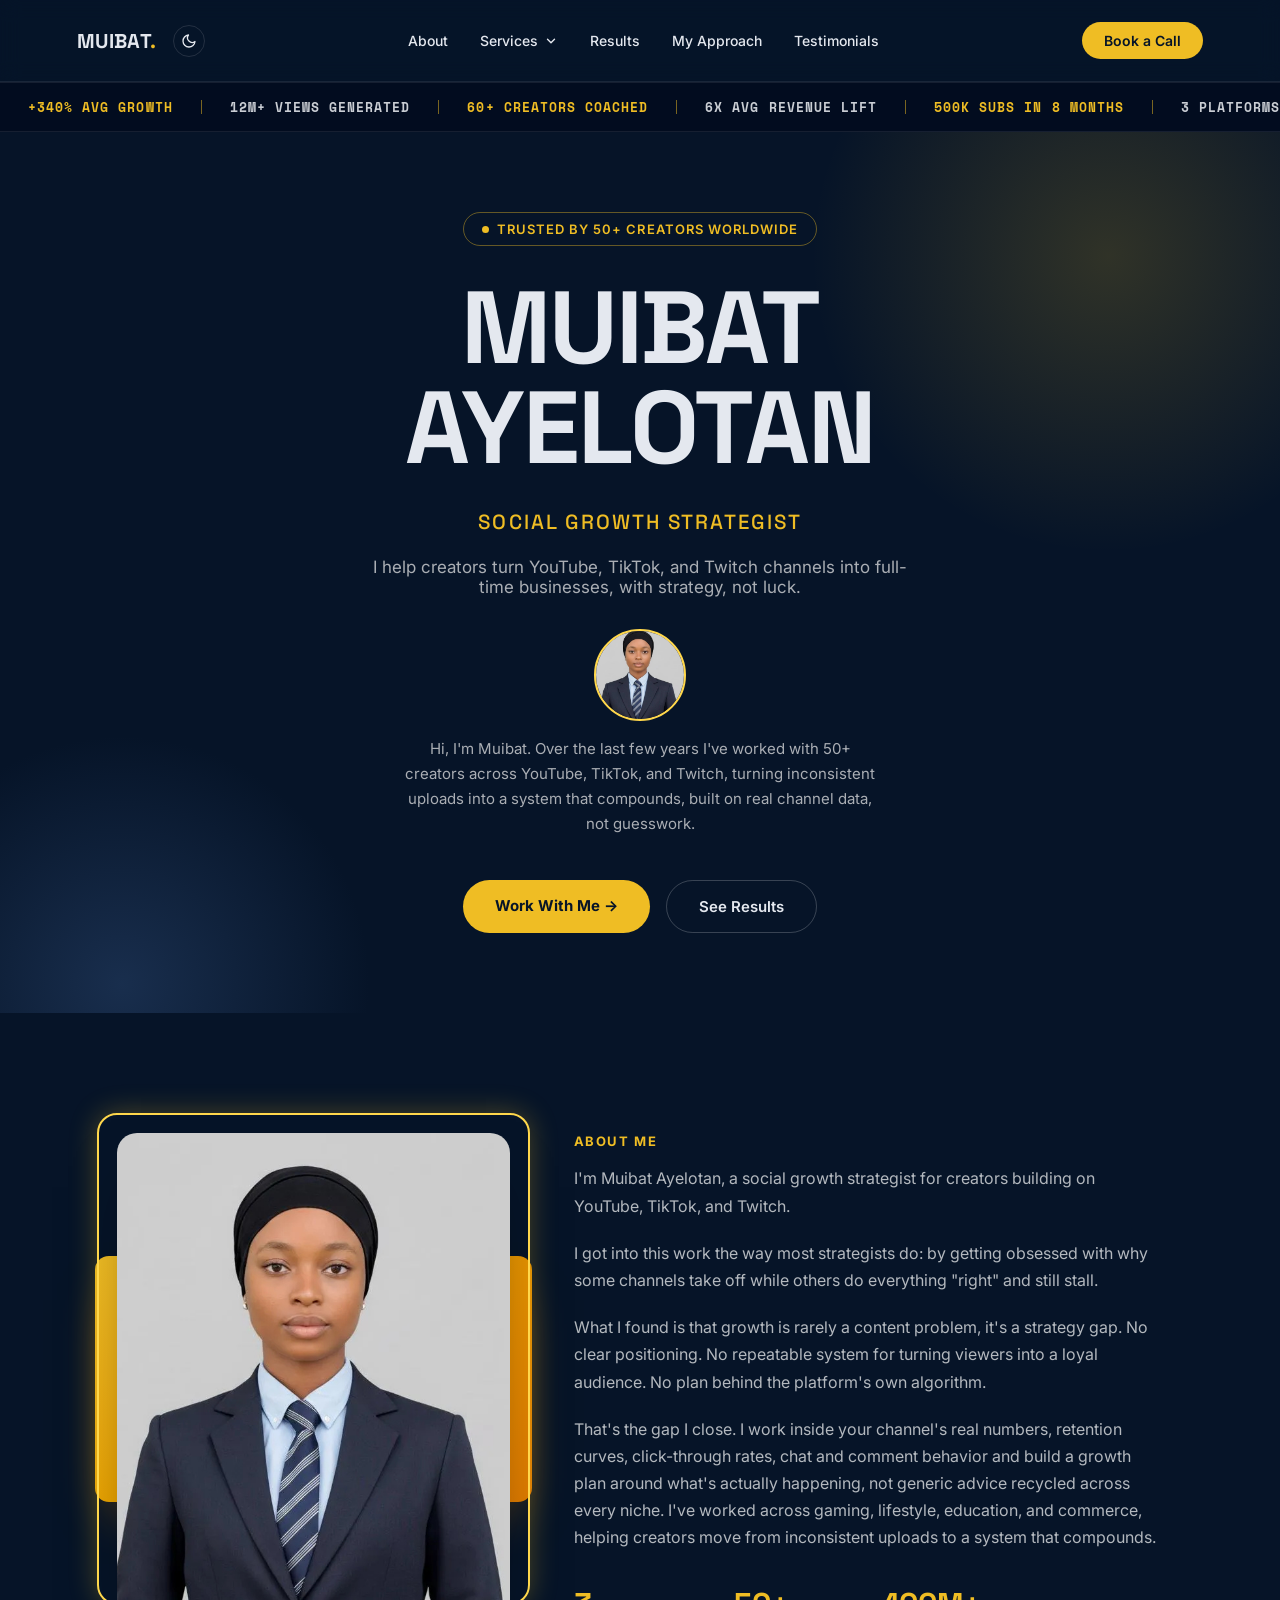
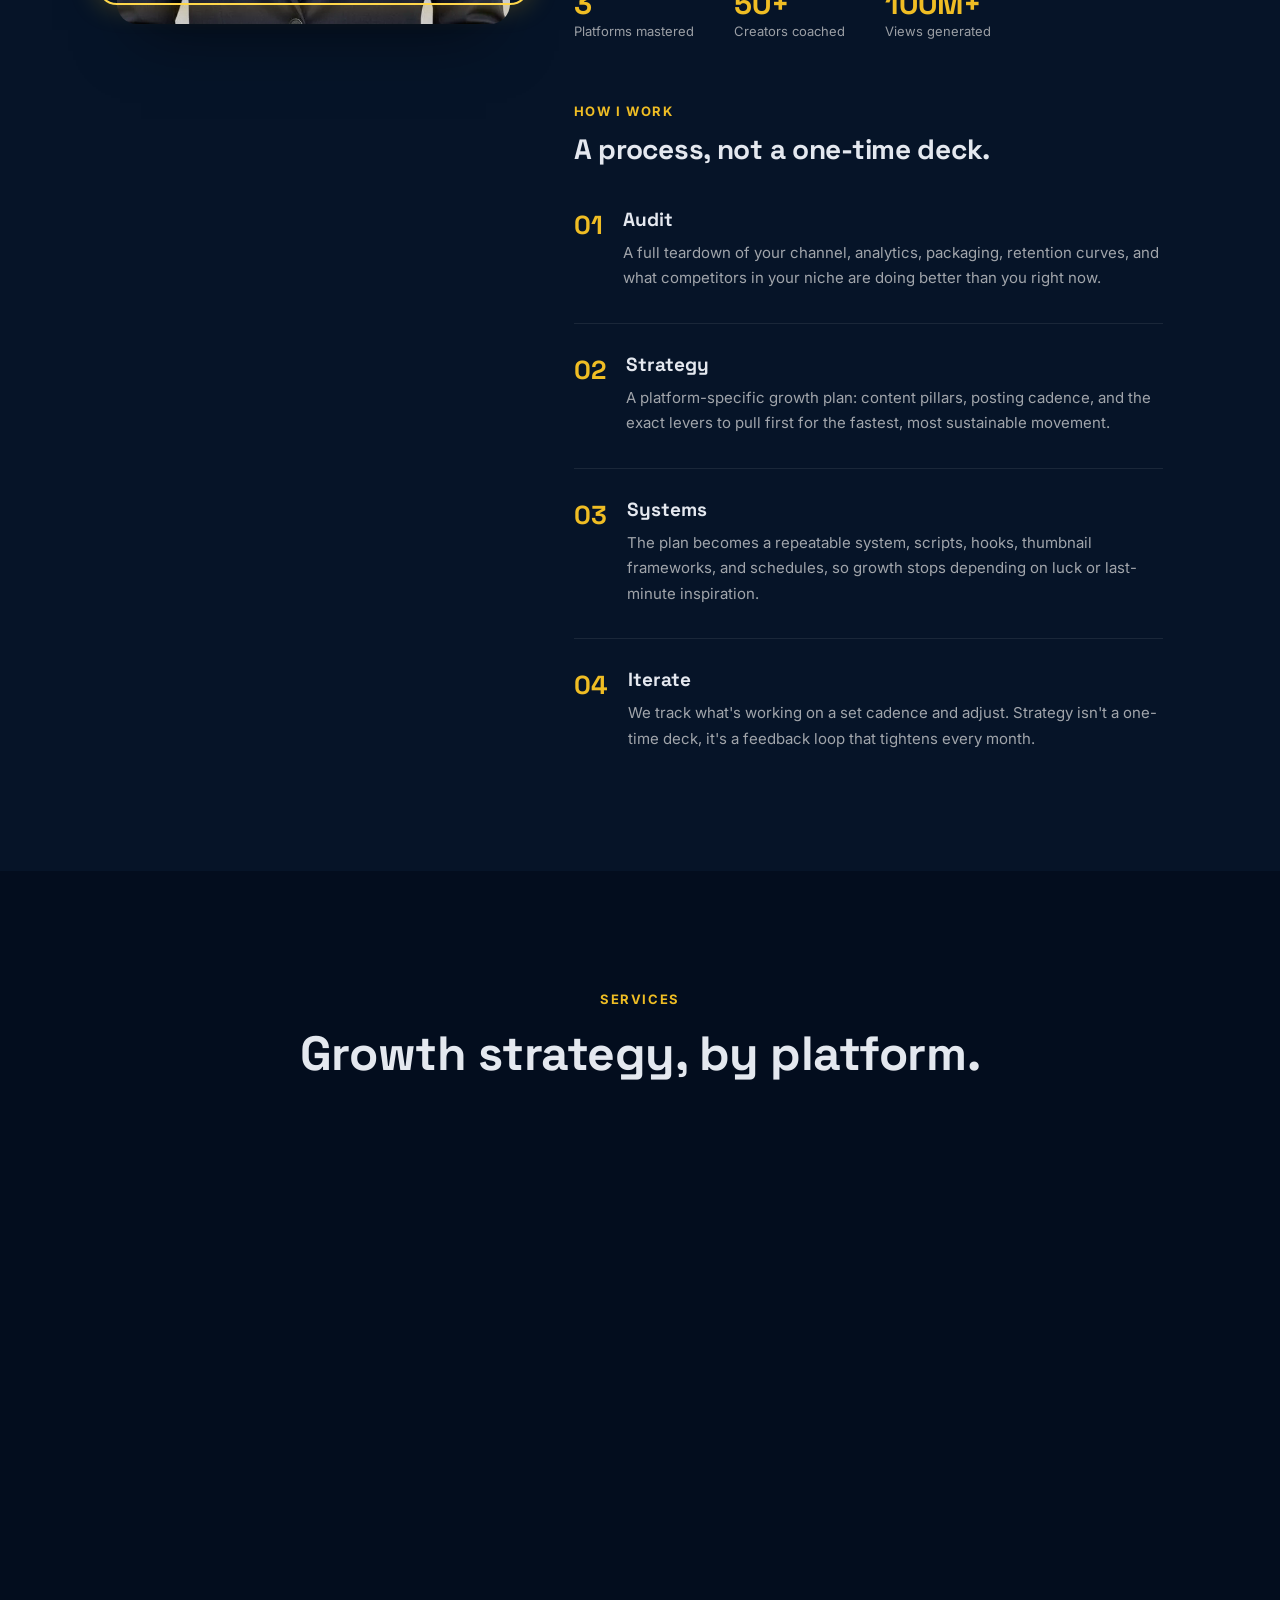
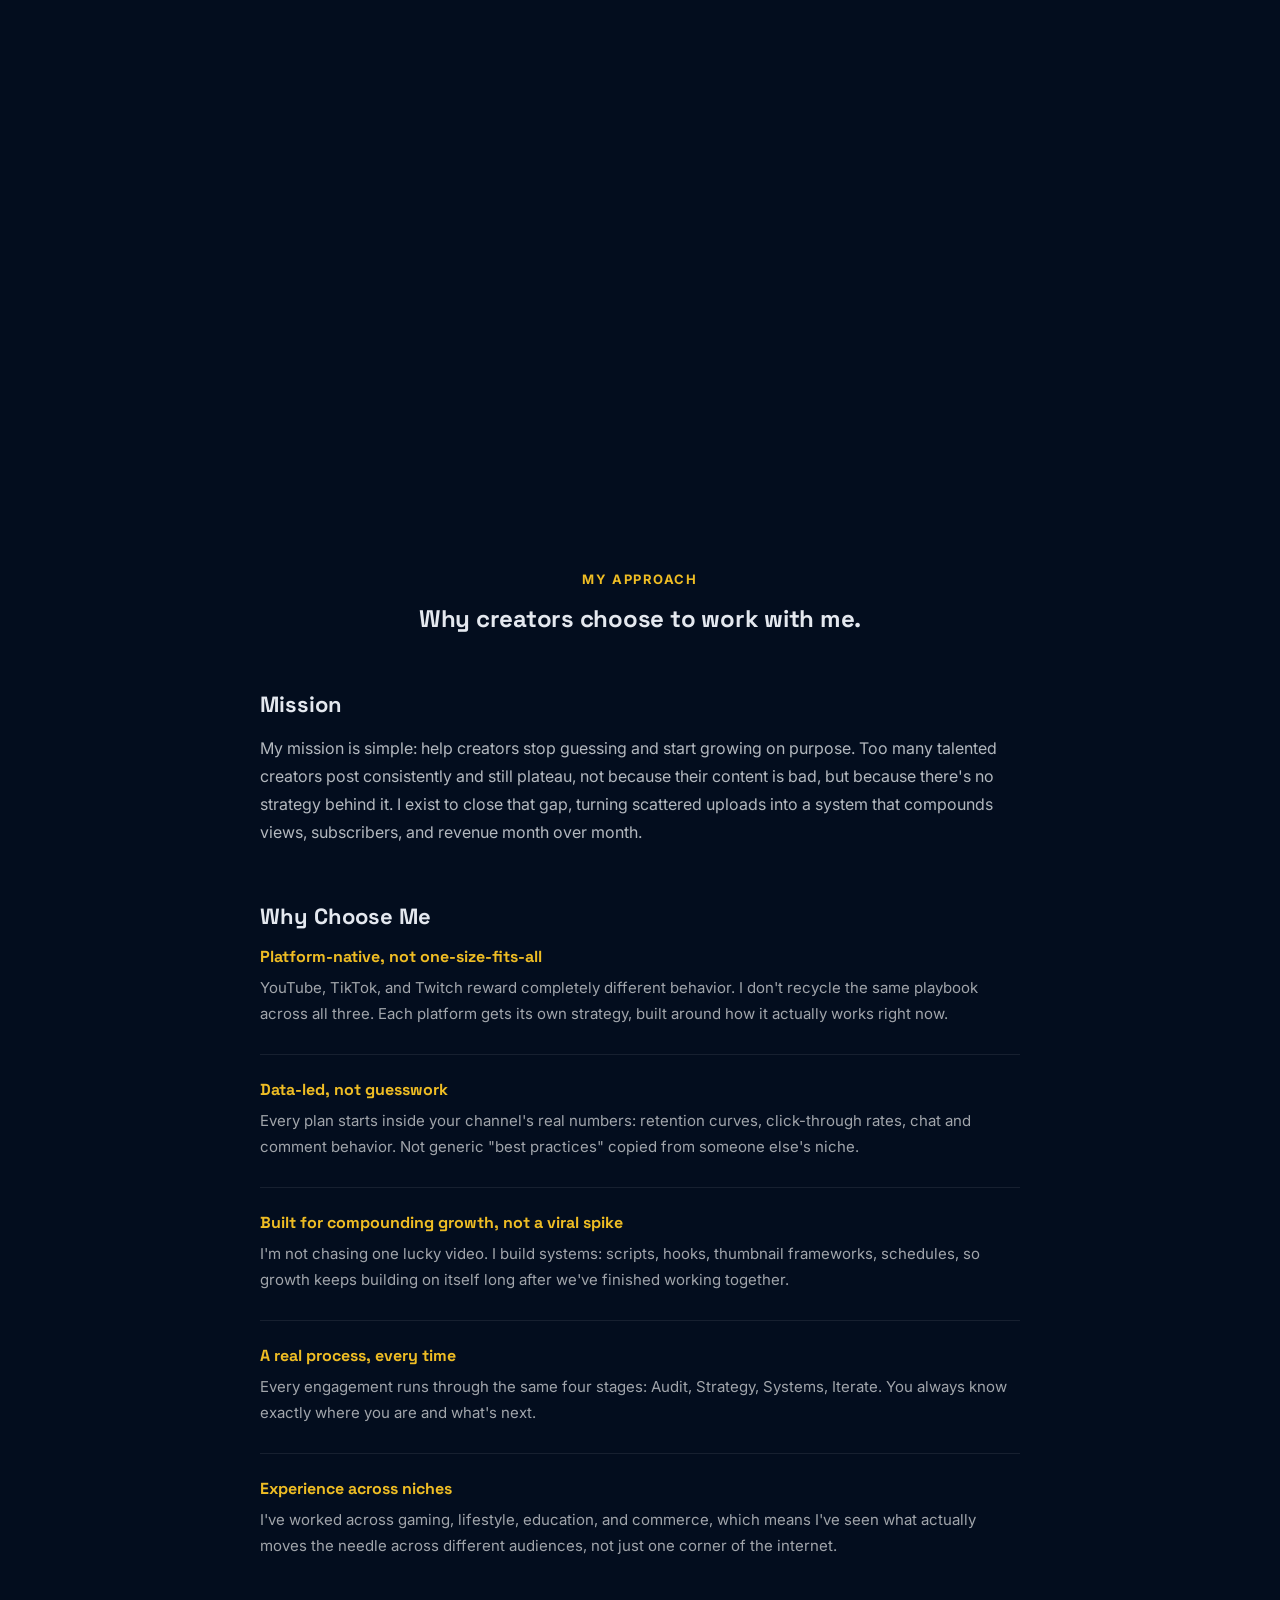
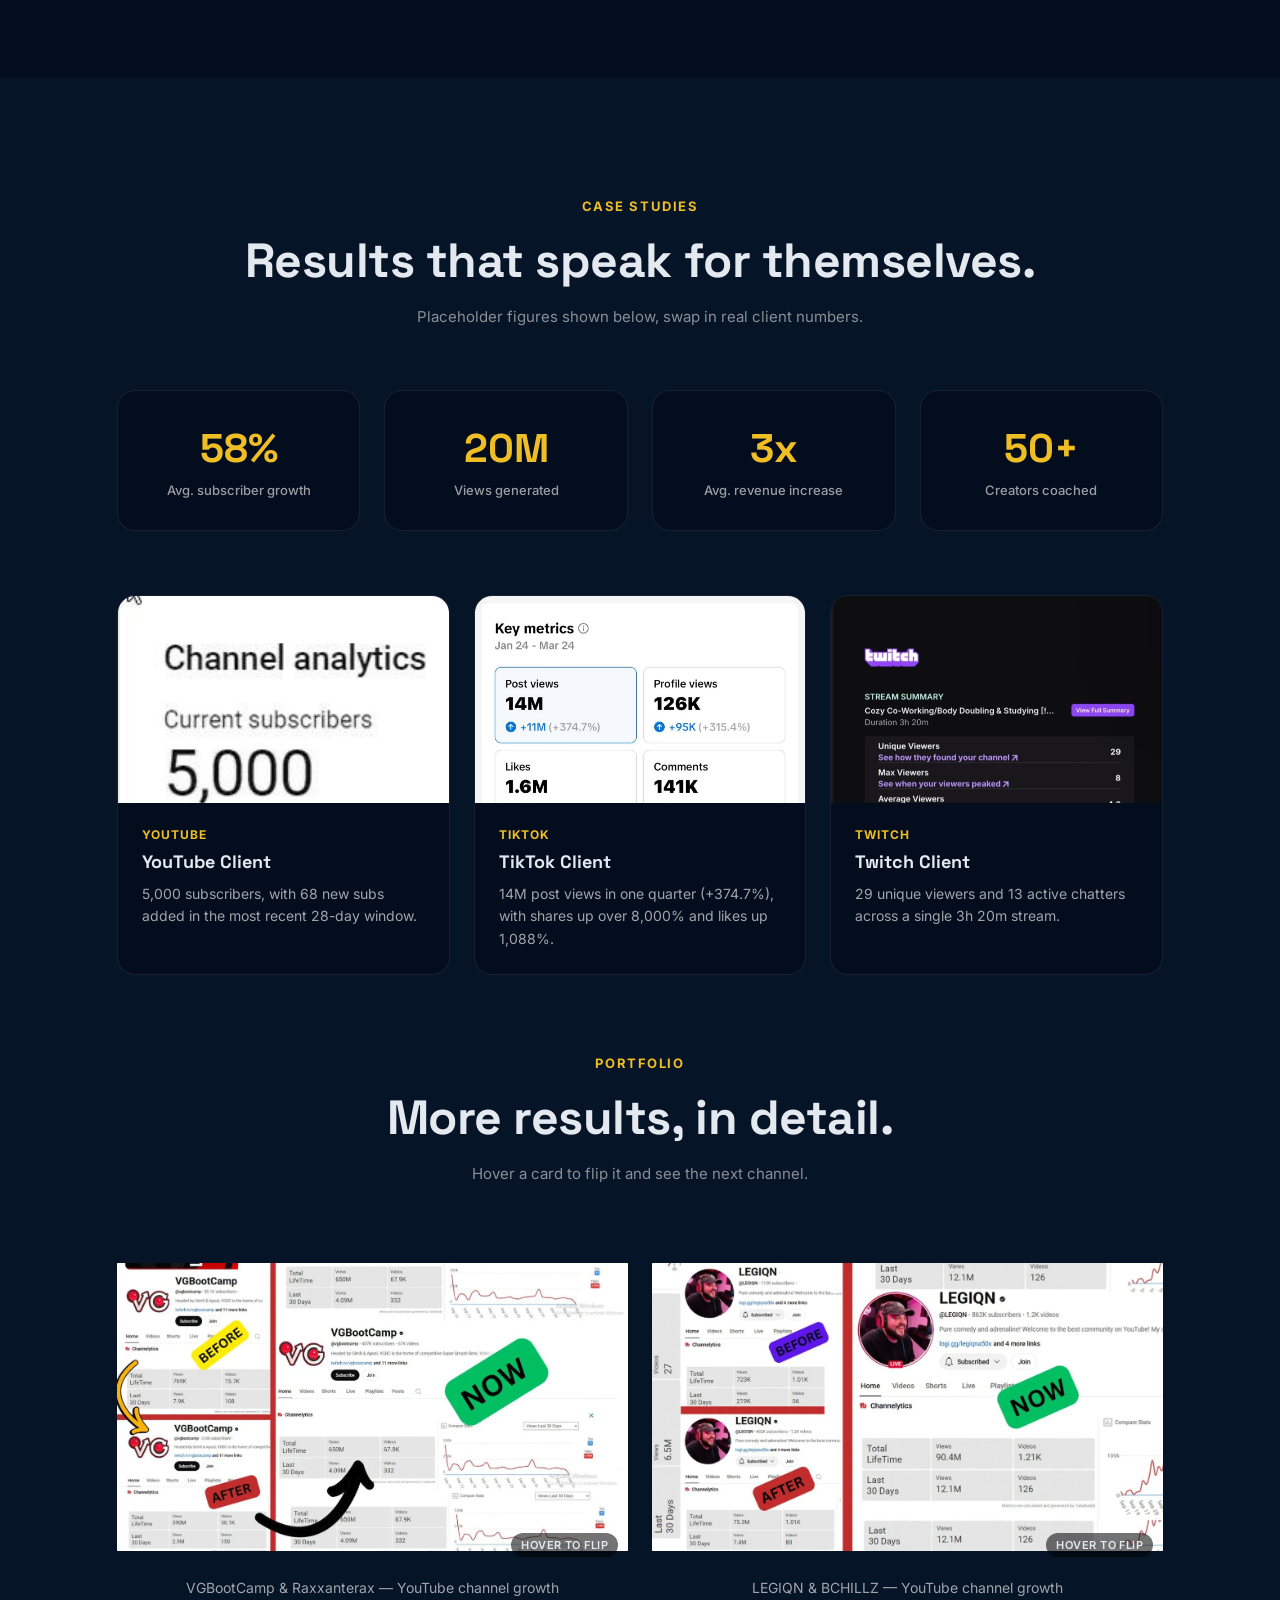
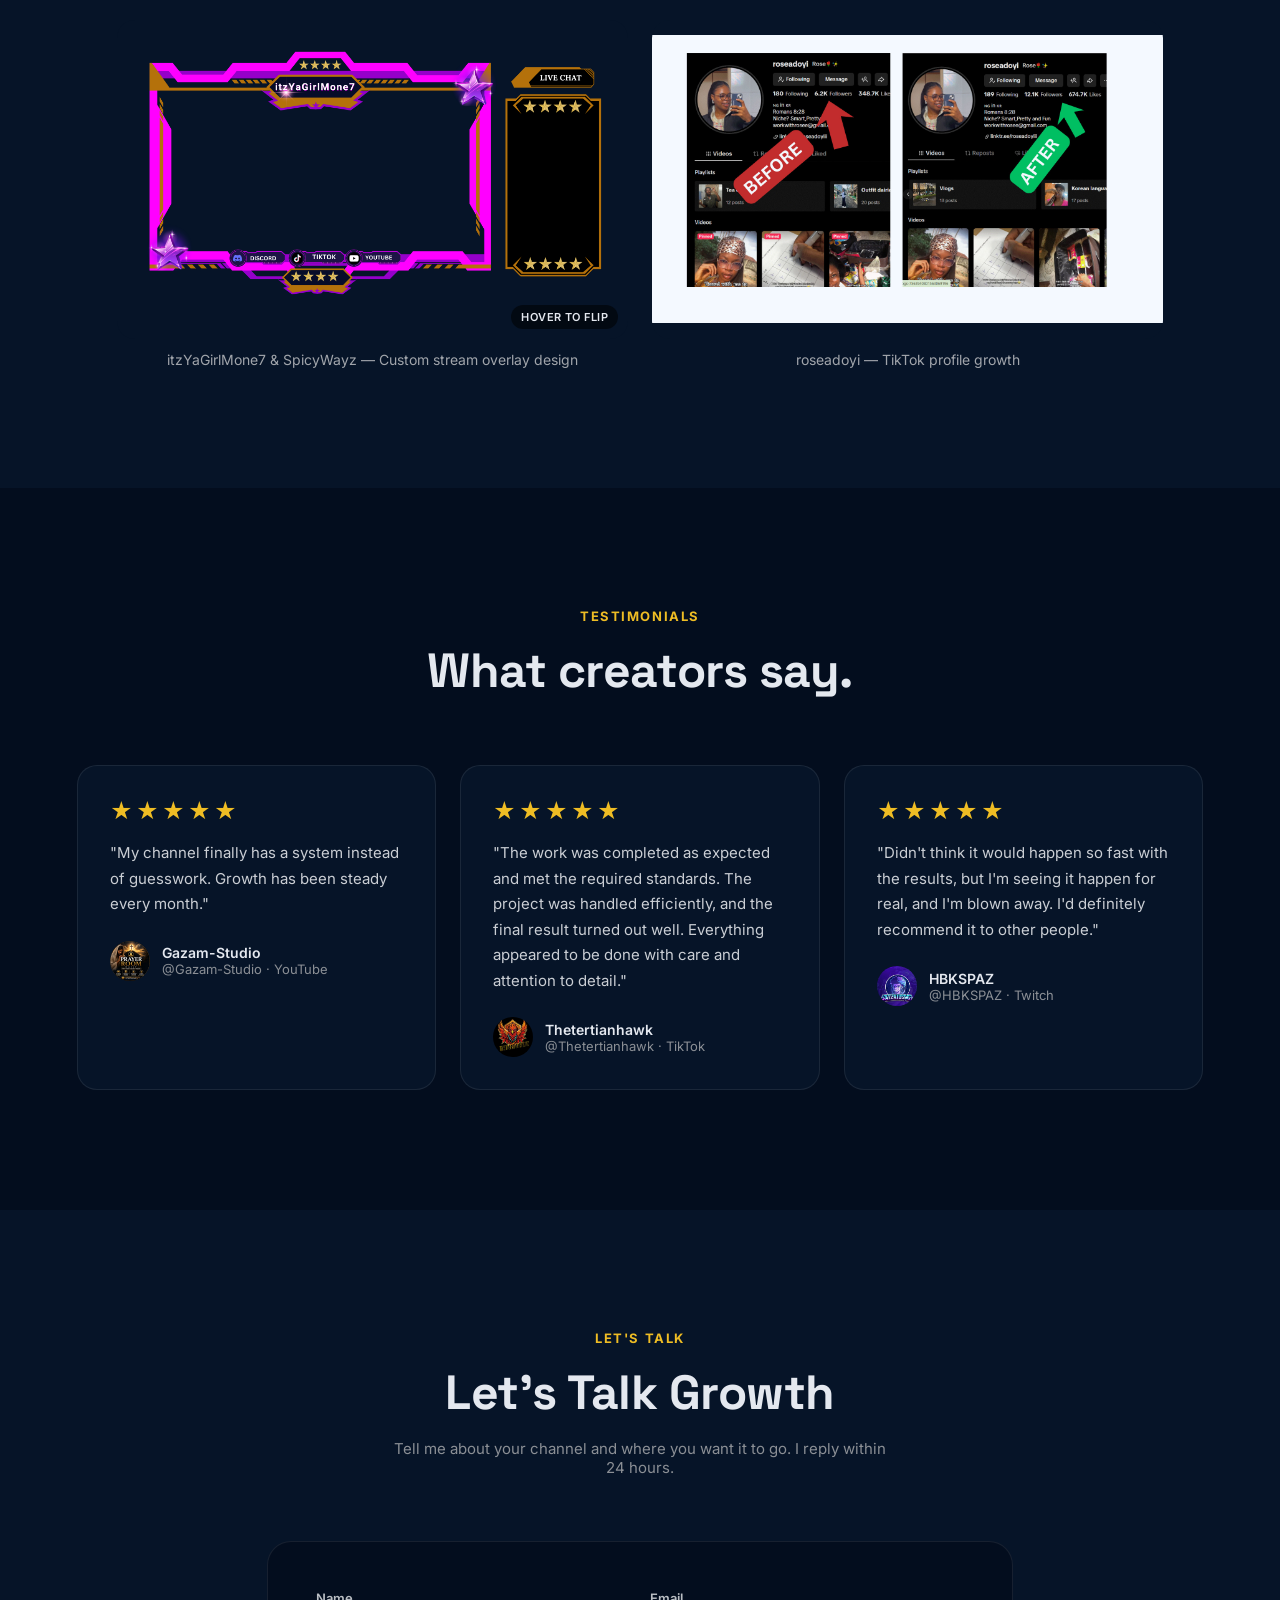
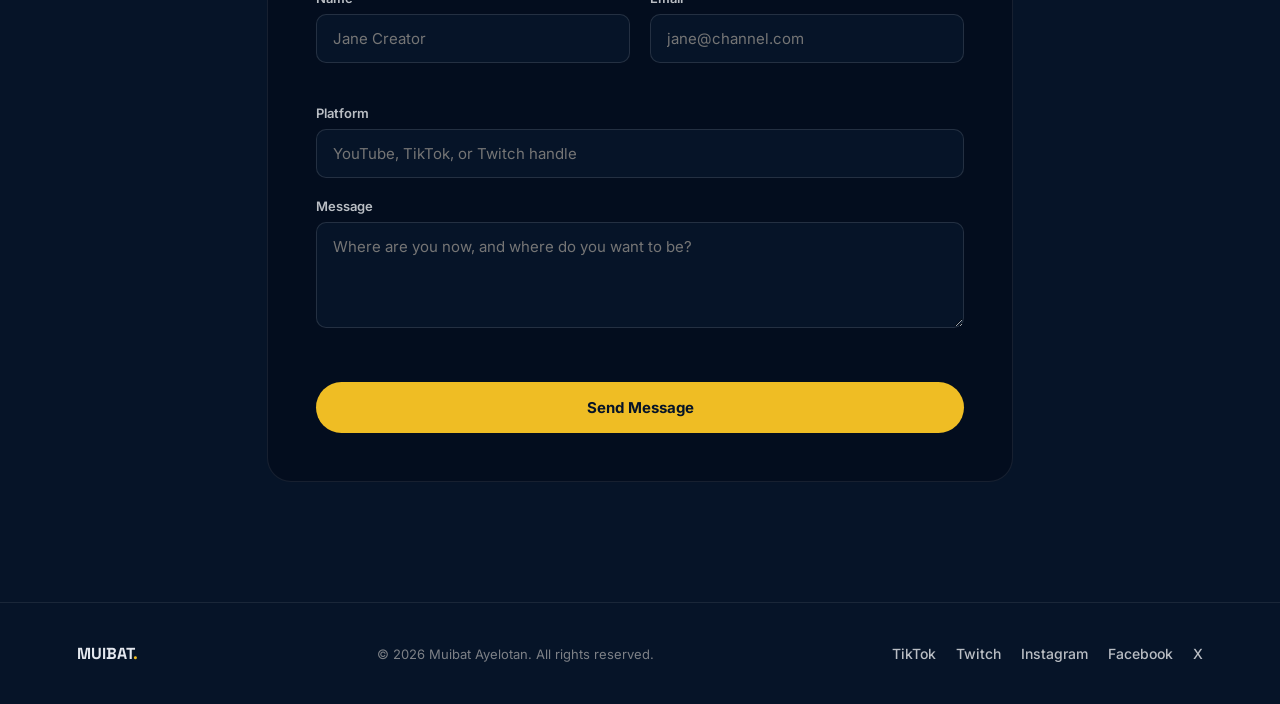
<file: assets/index.html>
<!DOCTYPE html>
<html lang="en">
<head>
<meta charset="utf-8">
<meta name="viewport" content="width=device-width, initial-scale=1">
<title>Muibat Ayelotan — Social Growth Strategist</title>
<meta name="description" content="Muibat Ayelotan helps creators grow their YouTube, TikTok, and Twitch channels with data-backed strategy.">
<link rel="icon" type="image/svg+xml" href="data:image/svg+xml,%3Csvg xmlns='http://www.w3.org/2000/svg' viewBox='0 0 64 64'%3E%3Ccircle cx='32' cy='32' r='32' fill='%23182848'/%3E%3Ctext x='32' y='44' font-family='Georgia, %27Times New Roman%27, serif' font-weight='700' font-size='34' fill='%23e0b563' text-anchor='middle'%3EM%3C/text%3E%3C/svg%3E">
<link rel="preconnect" href="https://fonts.googleapis.com">
<link rel="preconnect" href="https://fonts.gstatic.com" crossorigin>
<link href="https://fonts.googleapis.com/css2?family=Space+Grotesk:wght@500;700&family=Inter:wght@400;500;600&family=Space+Mono:wght@700&display=swap" rel="stylesheet">
<link rel="stylesheet" href="./assets/style.css">
<script>
(function () {
  var stored = null;
  try { stored = localStorage.getItem('theme'); } catch (e) {}
  if (stored === 'light') document.documentElement.setAttribute('data-theme', 'light');
})();
</script>
</head>
<body>

<!-- STICKY HEADER (nav + ticker move and stick together) -->
<div class="sticky-header">
  <!-- NAV -->
  <nav class="nav">
    <div class="nav__brand">
      <div class="nav__logo">MUIBAT<span class="dot">.</span></div>
      <button type="button" id="themeToggle" class="theme-toggle" aria-label="Switch to light mode">
        <svg class="theme-toggle__icon theme-toggle__icon--moon" viewBox="0 0 24 24" width="16" height="16" fill="none" stroke="currentColor" stroke-width="2" stroke-linecap="round" stroke-linejoin="round"><path d="M21 12.79A9 9 0 1 1 11.21 3 7 7 0 0 0 21 12.79Z"/></svg>
        <svg class="theme-toggle__icon theme-toggle__icon--sun" viewBox="0 0 24 24" width="16" height="16" fill="none" stroke="currentColor" stroke-width="2" stroke-linecap="round" stroke-linejoin="round"><circle cx="12" cy="12" r="4"/><path d="M12 2v2"/><path d="M12 20v2"/><path d="m4.93 4.93 1.41 1.41"/><path d="m17.66 17.66 1.41 1.41"/><path d="M2 12h2"/><path d="M20 12h2"/><path d="m6.34 17.66-1.41 1.41"/><path d="m19.07 4.93-1.41 1.41"/></svg>
      </button>
    </div>
    <button class="nav__toggle" id="navToggle" aria-label="Toggle menu" aria-expanded="false" aria-controls="navLinks">
      <span></span><span></span><span></span>
    </button>
    <div class="nav__links" id="navLinks">
      <a href="#about">About</a>
      <div class="nav__dropdown">
        <button type="button" id="servicesDropdownToggle" class="nav__dropdown-toggle" aria-haspopup="true" aria-expanded="false">
          Services
          <svg viewBox="0 0 24 24" width="14" height="14" fill="none" stroke="currentColor" stroke-width="2.4" stroke-linecap="round" stroke-linejoin="round"><path d="m6 9 6 6 6-6"/></svg>
        </button>
        <div class="nav__dropdown-menu">
          <a href="#service-youtube-growth">YouTube Growth</a>
          <a href="#service-tiktok-growth">TikTok Growth</a>
          <a href="#service-twitch-strategy">Twitch Strategy</a>
          <a href="#service-youtube-seo">YouTube SEO</a>
          <a href="#service-youtube-marketing">YouTube Marketing</a>
          <a href="#service-twitch-affiliate">Twitch Affiliate Growth</a>
        </div>
      </div>
      <a href="#results">Results</a>
      <a href="#approach">My Approach</a>
      <a href="#testimonials">Testimonials</a>
      <a href="https://calendly.com/ayelotan97/30min" target="_blank" rel="noopener noreferrer" class="nav__cta nav__cta--mobile">Book a Call</a>
    </div>
    <a href="https://calendly.com/ayelotan97/30min" target="_blank" rel="noopener noreferrer" class="nav__cta">Book a Call</a>
  </nav>

  <!-- TICKER -->
  <div class="ticker">
    <div class="ticker__track">
      <div class="ticker__group" aria-hidden="false">
        <span class="ticker__item"><span class="ticker__text">+340% AVG GROWTH</span><i></i></span>
        <span class="ticker__item"><span class="ticker__text">12M+ VIEWS GENERATED</span><i></i></span>
        <span class="ticker__item"><span class="ticker__text">60+ CREATORS COACHED</span><i></i></span>
        <span class="ticker__item"><span class="ticker__text">6X AVG REVENUE LIFT</span><i></i></span>
        <span class="ticker__item"><span class="ticker__text">500K SUBS IN 8 MONTHS</span><i></i></span>
        <span class="ticker__item"><span class="ticker__text">3 PLATFORMS MASTERED</span><i></i></span>
        <span class="ticker__item"><span class="ticker__text">LET'S TALK GROWTH</span><i></i></span>
      </div>
      <div class="ticker__group" aria-hidden="true">
        <span class="ticker__item"><span class="ticker__text">+340% AVG GROWTH</span><i></i></span>
        <span class="ticker__item"><span class="ticker__text">12M+ VIEWS GENERATED</span><i></i></span>
        <span class="ticker__item"><span class="ticker__text">60+ CREATORS COACHED</span><i></i></span>
        <span class="ticker__item"><span class="ticker__text">6X AVG REVENUE LIFT</span><i></i></span>
        <span class="ticker__item"><span class="ticker__text">500K SUBS IN 8 MONTHS</span><i></i></span>
        <span class="ticker__item"><span class="ticker__text">3 PLATFORMS MASTERED</span><i></i></span>
        <span class="ticker__item"><span class="ticker__text">LET'S TALK GROWTH</span><i></i></span>
      </div>
    </div>
  </div>
</div>

<!-- HERO -->
<section class="hero">
  <div class="hero__blob hero__blob--gold" aria-hidden="true"></div>
  <div class="hero__blob hero__blob--navy" aria-hidden="true"></div>

  <div class="badge">
    <span class="badge__dot"></span>
    Trusted by 50+ creators worldwide
  </div>

  <h1 class="hero__title">MUIBAT<br>AYELOTAN</h1>

  <p class="hero__tagline">Social Growth Strategist</p>
  <p class="hero__sub">I help creators turn YouTube, TikTok, and Twitch channels into full-time businesses, with strategy, not luck.</p>

  <div class="hero__intro">
    <div class="hero__photo">
      <img src="./assets/images/muibat-portrait.jpg" alt="Portrait photo of Muibat Ayelotan" class="hero__photo-img">
    </div>
    <p class="hero__intro-text">Hi, I'm Muibat. Over the last few years I've worked with 50+ creators across YouTube, TikTok, and Twitch, turning inconsistent uploads into a system that compounds, built on real channel data, not guesswork.</p>
  </div>

  <div class="hero__ctas">
    <a href="#contact" class="btn btn--primary">Work With Me →</a>
    <a href="#results" class="btn btn--outline">See Results</a>
  </div>
</section>

<!-- ABOUT -->
<section id="about" class="about">
  <div class="about__photo-frame">
    <div class="about__photo-board" aria-hidden="true"></div>
    <div class="about__photo" id="about-photo">
      <img src="./assets/images/muibat-portrait.jpg" alt="Portrait photo of Muibat Ayelotan" class="about__photo-img">
    </div>
    <div class="about__photo-outline" aria-hidden="true"></div>
  </div>
  <div class="about__content">
    <p class="eyebrow">About Me</p>
    <p class="about__p">I'm Muibat Ayelotan, a social growth strategist for creators building on YouTube, TikTok, and Twitch.</p>
    <p class="about__p">I got into this work the way most strategists do: by getting obsessed with why some channels take off while others do everything "right" and still stall.</p>
    <p class="about__p">What I found is that growth is rarely a content problem, it's a strategy gap. No clear positioning. No repeatable system for turning viewers into a loyal audience. No plan behind the platform's own algorithm.</p>
    <p class="about__p">That's the gap I close. I work inside your channel's real numbers, retention curves, click-through rates, chat and comment behavior and build a growth plan around what's actually happening, not generic advice recycled across every niche. I've worked across gaming, lifestyle, education, and commerce, helping creators move from inconsistent uploads to a system that compounds.</p>
    <div class="about__stats">
      <div class="about__stat">
        <div class="about__stat-value">3</div>
        <div class="about__stat-label">Platforms mastered</div>
      </div>
      <div class="about__stat">
        <div class="about__stat-value">50+</div>
        <div class="about__stat-label">Creators coached</div>
      </div>
      <div class="about__stat">
        <div class="about__stat-value">100M+</div>
        <div class="about__stat-label">Views generated</div>
      </div>
    </div>

    <div class="how" id="how-it-works">
      <p class="eyebrow">How I Work</p>
      <h3 class="how__lede">A process, not a one-time deck.</h3>
      <div class="how__steps">
        <div class="how-step">
          <div class="how-step__num">01</div>
          <div class="how-step__body">
            <h3 class="how-step__title">Audit</h3>
            <p class="how-step__desc">A full teardown of your channel, analytics, packaging, retention curves, and what competitors in your niche are doing better than you right now.</p>
          </div>
        </div>
        <div class="how-step">
          <div class="how-step__num">02</div>
          <div class="how-step__body">
            <h3 class="how-step__title">Strategy</h3>
            <p class="how-step__desc">A platform-specific growth plan: content pillars, posting cadence, and the exact levers to pull first for the fastest, most sustainable movement.</p>
          </div>
        </div>
        <div class="how-step">
          <div class="how-step__num">03</div>
          <div class="how-step__body">
            <h3 class="how-step__title">Systems</h3>
            <p class="how-step__desc">The plan becomes a repeatable system, scripts, hooks, thumbnail frameworks, and schedules, so growth stops depending on luck or last-minute inspiration.</p>
          </div>
        </div>
        <div class="how-step">
          <div class="how-step__num">04</div>
          <div class="how-step__body">
            <h3 class="how-step__title">Iterate</h3>
            <p class="how-step__desc">We track what's working on a set cadence and adjust. Strategy isn't a one-time deck, it's a feedback loop that tightens every month.</p>
          </div>
        </div>
      </div>
    </div>
  </div>
</section>

<!-- SERVICES -->
<section id="services" class="services">
  <div class="section-wrap">
    <div class="section-head">
      <p class="eyebrow">Services</p>
      <h2 class="section-title">Growth strategy, by platform.</h2>
    </div>

    <div class="services__grid">
      <div class="service-card" id="service-youtube-growth">
        <div class="service-card__inner">
          <div class="service-card__face service-card__face--front card">
            <div class="service-card__icon"><div class="service-card__icon-shape service-card__icon-shape--square"></div></div>
            <h3 class="card__title">YouTube Growth</h3>
            <p class="card__desc">Long-form strategy built for retention, search, and sustainable subscriber growth.</p>
            <ul class="service-card__points">
              <li><span>→</span>Content &amp; thumbnail strategy</li>
              <li><span>→</span>Algorithm &amp; retention audits</li>
              <li><span>→</span>Monetization roadmap</li>
            </ul>
          </div>
          <div class="service-card__face service-card__face--back card">
            <div class="service-card__icon"><div class="service-card__icon-shape service-card__icon-shape--square"></div></div>
            <h3 class="card__title">Ready to grow on YouTube?</h3>
            <p class="card__desc">Let's build a retention-first system tailored to your channel, not generic advice.</p>
            <a href="https://calendly.com/ayelotan97/30min" target="_blank" rel="noopener noreferrer" class="btn btn--primary service-card__cta">Schedule an Audit Call →</a>
          </div>
        </div>
      </div>

      <div class="service-card" id="service-tiktok-growth">
        <div class="service-card__inner">
          <div class="service-card__face service-card__face--front card">
            <div class="service-card__icon"><div class="service-card__icon-shape service-card__icon-shape--circle"></div></div>
            <h3 class="card__title">TikTok Growth</h3>
            <p class="card__desc">Short-form systems that turn viral swings into a consistent, compounding audience.</p>
            <ul class="service-card__points">
              <li><span>→</span>Hook &amp; trend framework</li>
              <li><span>→</span>Posting cadence &amp; testing</li>
              <li><span>→</span>Community-to-follower conversion</li>
            </ul>
          </div>
          <div class="service-card__face service-card__face--back card">
            <div class="service-card__icon"><div class="service-card__icon-shape service-card__icon-shape--circle"></div></div>
            <h3 class="card__title">Ready to go viral, consistently?</h3>
            <p class="card__desc">A hook-and-posting framework built around what's actually working for your niche right now.</p>
            <a href="https://calendly.com/ayelotan97/30min" target="_blank" rel="noopener noreferrer" class="btn btn--primary service-card__cta">Schedule an Audit Call →</a>
          </div>
        </div>
      </div>

      <div class="service-card" id="service-twitch-strategy">
        <div class="service-card__inner">
          <div class="service-card__face service-card__face--front card">
            <div class="service-card__icon"><div class="service-card__icon-shape service-card__icon-shape--triangle"></div></div>
            <h3 class="card__title">Twitch Strategy</h3>
            <p class="card__desc">Stream formats and community systems that grow concurrents and convert to subs.</p>
            <ul class="service-card__points">
              <li><span>→</span>Stream format design</li>
              <li><span>→</span>Sub &amp; donation funnels</li>
              <li><span>→</span>Raid &amp; collab strategy</li>
            </ul>
          </div>
          <div class="service-card__face service-card__face--back card">
            <div class="service-card__icon"><div class="service-card__icon-shape service-card__icon-shape--triangle"></div></div>
            <h3 class="card__title">Ready to grow your stream?</h3>
            <p class="card__desc">Formats and community systems that turn casual viewers into a loyal, paying audience.</p>
            <a href="https://calendly.com/ayelotan97/30min" target="_blank" rel="noopener noreferrer" class="btn btn--primary service-card__cta">Schedule an Audit Call →</a>
          </div>
        </div>
      </div>

      <div class="service-card" id="service-youtube-seo">
        <div class="service-card__inner">
          <div class="service-card__face service-card__face--front card">
            <div class="service-card__icon"><div class="service-card__icon-shape service-card__icon-shape--ring"></div></div>
            <h3 class="card__title">YouTube SEO</h3>
            <p class="card__desc">Get discovered by the right viewers with search-first optimization built into every upload.</p>
            <ul class="service-card__points">
              <li><span>→</span>Keyword &amp; title research</li>
              <li><span>→</span>Metadata &amp; tag optimization</li>
              <li><span>→</span>Search ranking audits</li>
            </ul>
          </div>
          <div class="service-card__face service-card__face--back card">
            <div class="service-card__icon"><div class="service-card__icon-shape service-card__icon-shape--ring"></div></div>
            <h3 class="card__title">Ready to get found?</h3>
            <p class="card__desc">Search-first optimization so the right viewers discover your channel, not just your subscribers.</p>
            <a href="https://calendly.com/ayelotan97/30min" target="_blank" rel="noopener noreferrer" class="btn btn--primary service-card__cta">Schedule an Audit Call →</a>
          </div>
        </div>
      </div>

      <div class="service-card" id="service-youtube-marketing">
        <div class="service-card__inner">
          <div class="service-card__face service-card__face--front card">
            <div class="service-card__icon"><div class="service-card__icon-shape service-card__icon-shape--diamond"></div></div>
            <h3 class="card__title">YouTube Marketing</h3>
            <p class="card__desc">Promotional systems that turn every upload into a growth event, on and off the platform.</p>
            <ul class="service-card__points">
              <li><span>→</span>Launch &amp; promo campaigns</li>
              <li><span>→</span>Cross-platform distribution</li>
              <li><span>→</span>Audience retargeting strategy</li>
            </ul>
          </div>
          <div class="service-card__face service-card__face--back card">
            <div class="service-card__icon"><div class="service-card__icon-shape service-card__icon-shape--diamond"></div></div>
            <h3 class="card__title">Ready to launch louder?</h3>
            <p class="card__desc">A promotion system that gets every upload in front of more of the right people.</p>
            <a href="https://calendly.com/ayelotan97/30min" target="_blank" rel="noopener noreferrer" class="btn btn--primary service-card__cta">Schedule an Audit Call →</a>
          </div>
        </div>
      </div>

      <div class="service-card" id="service-twitch-affiliate">
        <div class="service-card__inner">
          <div class="service-card__face service-card__face--front card">
            <div class="service-card__icon"><div class="service-card__icon-shape service-card__icon-shape--hexagon"></div></div>
            <h3 class="card__title">Twitch Affiliate Growth</h3>
            <p class="card__desc">A clear path from zero to Affiliate — and beyond — with concurrent-viewer and sub-focused tactics.</p>
            <ul class="service-card__points">
              <li><span>→</span>Affiliate requirement roadmap</li>
              <li><span>→</span>Concurrent viewer tactics</li>
              <li><span>→</span>Sub &amp; bits conversion plan</li>
            </ul>
          </div>
          <div class="service-card__face service-card__face--back card">
            <div class="service-card__icon"><div class="service-card__icon-shape service-card__icon-shape--hexagon"></div></div>
            <h3 class="card__title">Ready for Affiliate and beyond?</h3>
            <p class="card__desc">A clear, fast path from zero to Affiliate, then from Affiliate to a real income stream.</p>
            <a href="https://calendly.com/ayelotan97/30min" target="_blank" rel="noopener noreferrer" class="btn btn--primary service-card__cta">Schedule an Audit Call →</a>
          </div>
        </div>
      </div>
    </div>
  </div>
</section>

<!-- MY APPROACH -->
<section id="approach" class="approach">
  <div class="approach__wrap">
    <p class="eyebrow">My Approach</p>
    <h2 class="section-title">Why creators choose to work with me.</h2>

    <div class="approach__section">
      <h3 class="approach__section-title">Mission</h3>
      <p class="approach__mission">My mission is simple: help creators stop guessing and start growing on purpose. Too many talented creators post consistently and still plateau, not because their content is bad, but because there's no strategy behind it. I exist to close that gap, turning scattered uploads into a system that compounds views, subscribers, and revenue month over month.</p>
    </div>

    <div class="approach__section">
      <h3 class="approach__section-title">Why Choose Me</h3>
      <div class="approach__reasons">
        <div class="approach__reason">
          <h4 class="approach__reason-title">Platform-native, not one-size-fits-all</h4>
          <p class="approach__reason-desc">YouTube, TikTok, and Twitch reward completely different behavior. I don't recycle the same playbook across all three. Each platform gets its own strategy, built around how it actually works right now.</p>
        </div>
        <div class="approach__reason">
          <h4 class="approach__reason-title">Data-led, not guesswork</h4>
          <p class="approach__reason-desc">Every plan starts inside your channel's real numbers: retention curves, click-through rates, chat and comment behavior. Not generic "best practices" copied from someone else's niche.</p>
        </div>
        <div class="approach__reason">
          <h4 class="approach__reason-title">Built for compounding growth, not a viral spike</h4>
          <p class="approach__reason-desc">I'm not chasing one lucky video. I build systems: scripts, hooks, thumbnail frameworks, schedules, so growth keeps building on itself long after we've finished working together.</p>
        </div>
        <div class="approach__reason">
          <h4 class="approach__reason-title">A real process, every time</h4>
          <p class="approach__reason-desc">Every engagement runs through the same four stages: Audit, Strategy, Systems, Iterate. You always know exactly where you are and what's next.</p>
        </div>
        <div class="approach__reason">
          <h4 class="approach__reason-title">Experience across niches</h4>
          <p class="approach__reason-desc">I've worked across gaming, lifestyle, education, and commerce, which means I've seen what actually moves the needle across different audiences, not just one corner of the internet.</p>
        </div>
      </div>
    </div>
  </div>
</section>

<!-- RESULTS -->
<section id="results" class="results">
  <div class="section-head">
    <p class="eyebrow">Case Studies</p>
    <h2 class="section-title">Results that speak for themselves.</h2>
    <p class="section-sub">Placeholder figures shown below, swap in real client numbers.</p>
  </div>

  <div class="stats-grid">
    <div class="stat-card">
      <div class="stat-card__value">58%</div>
      <div class="stat-card__label">Avg. subscriber growth</div>
    </div>
    <div class="stat-card">
      <div class="stat-card__value">20M</div>
      <div class="stat-card__label">Views generated</div>
    </div>
    <div class="stat-card">
      <div class="stat-card__value">3x</div>
      <div class="stat-card__label">Avg. revenue increase</div>
    </div>
    <div class="stat-card">
      <div class="stat-card__value">50+</div>
      <div class="stat-card__label">Creators coached</div>
    </div>
  </div>

  <div class="case-grid">
    <div class="card case-card">
      <div class="case-card__img">
        <img src="./assets/images/case-study-youtube.jpg" alt="YouTube Channel analytics: 5,000 current subscribers, +68 in the last 28 days" class="case-card__img-el">
      </div>
      <div class="case-card__body">
        <p class="case-card__platform">YouTube</p>
        <h3 class="card__title card__title--sm">YouTube Client</h3>
        <p class="case-card__result">5,000 subscribers, with 68 new subs added in the most recent 28-day window.</p>
      </div>
    </div>

    <div class="card case-card">
      <div class="case-card__img">
        <img src="./assets/images/case-study-tiktok.jpg" alt="TikTok Key metrics, Jan 24 to Mar 24: 14M post views (+374.7%), 126K profile views, 1.6M likes, 141K comments, 234K shares" class="case-card__img-el">
      </div>
      <div class="case-card__body">
        <p class="case-card__platform">TikTok</p>
        <h3 class="card__title card__title--sm">TikTok Client</h3>
        <p class="case-card__result">14M post views in one quarter (+374.7%), with shares up over 8,000% and likes up 1,088%.</p>
      </div>
    </div>

    <div class="card case-card">
      <div class="case-card__img">
        <img src="./assets/images/case-study-twitch.jpg" alt="Twitch Stream summary: 29 unique viewers, 8 max viewers, 4.2 average viewers, 13 unique chatters over a 3h 20m stream" class="case-card__img-el">
      </div>
      <div class="case-card__body">
        <p class="case-card__platform">Twitch</p>
        <h3 class="card__title card__title--sm">Twitch Client</h3>
        <p class="case-card__result">29 unique viewers and 13 active chatters across a single 3h 20m stream.</p>
      </div>
    </div>
  </div>

  <div class="section-head" style="margin-top:80px;">
    <p class="eyebrow">Portfolio</p>
    <h2 class="section-title">More results, in detail.</h2>
    <p class="section-sub">Hover a card to flip it and see the next channel.</p>
  </div>

  <div class="case-grid case-grid--portfolio">
    <div class="portfolio-item">
      <div class="portfolio-flip" tabindex="0">
        <div class="portfolio-flip__inner">
          <div class="portfolio-flip__face portfolio-flip__face--front">
            <img src="./assets/images/portfolio-vgbootcamp.webp" alt="VGBootCamp YouTube channel growth: before and after comparison showing lifetime views up to 650M and 67.9K videos">
          </div>
          <div class="portfolio-flip__face portfolio-flip__face--back">
            <img src="./assets/images/portfolio-raxxanterax.webp" alt="Raxxanterax YouTube channel growth: before and after comparison showing lifetime views up to 158M and subscribers up to 418K">
          </div>
        </div>
        <span class="portfolio-flip__hint">Hover to flip</span>
      </div>
      <p class="portfolio-item__caption">VGBootCamp &amp; Raxxanterax — YouTube channel growth</p>
    </div>

    <div class="portfolio-item">
      <div class="portfolio-flip" tabindex="0">
        <div class="portfolio-flip__inner">
          <div class="portfolio-flip__face portfolio-flip__face--front">
            <img src="./assets/images/portfolio-legiqn.webp" alt="LEGIQN YouTube channel growth: before and after comparison showing lifetime views up to 90.4M and subscribers up to 862K">
          </div>
          <div class="portfolio-flip__face portfolio-flip__face--back">
            <img src="./assets/images/portfolio-bchillz.webp" alt="BCHILLZ YouTube channel growth: before and after comparison showing lifetime views up to 78.9M and subscribers up to 166K">
          </div>
        </div>
        <span class="portfolio-flip__hint">Hover to flip</span>
      </div>
      <p class="portfolio-item__caption">LEGIQN &amp; BCHILLZ — YouTube channel growth</p>
    </div>

    <div class="portfolio-item">
      <div class="portfolio-flip" tabindex="0">
        <div class="portfolio-flip__inner">
          <div class="portfolio-flip__face portfolio-flip__face--front">
            <img src="./assets/images/portfolio-overlay-mone7.png" alt="Custom Twitch stream overlay design for itzYaGirlMone7, with Discord, TikTok, and YouTube panel links">
          </div>
          <div class="portfolio-flip__face portfolio-flip__face--back">
            <img src="./assets/images/portfolio-overlay-spicywayz.jpeg" alt="Custom Twitch stream overlay design for SpicyWayz, with Follow, Donate, and social platform panels">
          </div>
        </div>
        <span class="portfolio-flip__hint">Hover to flip</span>
      </div>
      <p class="portfolio-item__caption">itzYaGirlMone7 &amp; SpicyWayz — Custom stream overlay design</p>
    </div>

    <div class="portfolio-item">
      <div class="portfolio-static">
        <img src="./assets/images/portfolio-roseadoyi.jpeg" alt="roseadoyi TikTok profile growth: before and after comparison showing followers up from 6.2K to 12.1K and likes up from 348.7K to 674.7K">
      </div>
      <p class="portfolio-item__caption">roseadoyi — TikTok profile growth</p>
    </div>
  </div>
</section>

<!-- TESTIMONIALS -->
<section id="testimonials" class="testimonials">
  <div class="section-wrap">
    <div class="section-head">
      <p class="eyebrow">Testimonials</p>
      <h2 class="section-title">What creators say.</h2>
    </div>

    <div class="testimonials__grid">
      <div class="card testimonial-card">
        <div class="testimonial-card__stars">★★★★★</div>
        <p class="testimonial-card__quote">"My channel finally has a system instead of guesswork. Growth has been steady every month."</p>
        <div class="testimonial-card__person">
          <div class="testimonial-card__avatar">
            <img src="./assets/images/testimonial-youtube.jpg" alt="Gazam-Studio logo" class="testimonial-card__avatar-img">
          </div>
          <div>
            <div class="testimonial-card__name">Gazam-Studio</div>
            <div class="testimonial-card__handle">@Gazam-Studio · YouTube</div>
          </div>
        </div>
      </div>

      <div class="card testimonial-card">
        <div class="testimonial-card__stars">★★★★★</div>
        <p class="testimonial-card__quote">"The work was completed as expected and met the required standards. The project was handled efficiently, and the final result turned out well. Everything appeared to be done with care and attention to detail."</p>
        <div class="testimonial-card__person">
          <div class="testimonial-card__avatar">
            <img src="./assets/images/testimonial-tiktok.png" alt="Thetertianhawk logo" class="testimonial-card__avatar-img">
          </div>
          <div>
            <div class="testimonial-card__name">Thetertianhawk</div>
            <div class="testimonial-card__handle">@Thetertianhawk · TikTok</div>
          </div>
        </div>
      </div>

      <div class="card testimonial-card">
        <div class="testimonial-card__stars">★★★★★</div>
        <p class="testimonial-card__quote">"Didn't think it would happen so fast with the results, but I'm seeing it happen for real, and I'm blown away. I'd definitely recommend it to other people."</p>
        <div class="testimonial-card__person">
          <div class="testimonial-card__avatar">
            <img src="./assets/images/testimonial-twitch.jpg" alt="HBKSPAZ logo" class="testimonial-card__avatar-img">
          </div>
          <div>
            <div class="testimonial-card__name">HBKSPAZ</div>
            <div class="testimonial-card__handle">@HBKSPAZ · Twitch</div>
          </div>
        </div>
      </div>
    </div>
  </div>
</section>

<!-- CONTACT -->
<section id="contact" class="contact">
  <div class="section-head">
    <p class="eyebrow">LET'S TALK</p>
    <h2 class="section-title">Let's Talk Growth</h2>
    <p class="section-sub">Tell me about your channel and where you want it to go. I reply within 24 hours.</p>
  </div>

  <form class="contact-form" id="contactForm" novalidate>
    <input type="hidden" name="access_key" value="1d26f0f1-5601-4b73-9884-17226d42501b">
    <input type="hidden" name="subject" value="New inquiry from your portfolio site">
    <input type="checkbox" name="botcheck" style="display:none" tabindex="-1" autocomplete="off">
    <div class="contact-form__row">
      <div class="field">
        <label for="cf-name">Name</label>
        <input type="text" id="cf-name" name="name" placeholder="Jane Creator" required>
        <span class="field__error" id="err-name"></span>
      </div>
      <div class="field">
        <label for="cf-email">Email</label>
        <input type="email" id="cf-email" name="email" placeholder="jane@channel.com" required>
        <span class="field__error" id="err-email"></span>
      </div>
    </div>
    <div class="field">
      <label for="cf-platform">Platform</label>
      <input type="text" id="cf-platform" name="platform" placeholder="YouTube, TikTok, or Twitch handle">
    </div>
    <div class="field">
      <label for="cf-message">Message</label>
      <textarea id="cf-message" name="message" rows="4" placeholder="Where are you now, and where do you want to be?" required></textarea>
      <span class="field__error" id="err-message"></span>
    </div>
    <button type="submit" class="btn btn--submit" id="submitBtn">Send Message</button>
  </form>
</section>

<!-- FOOTER -->
<footer class="footer">
  <div class="footer__logo">MUIBAT<span class="dot">.</span></div>
  <div class="footer__copy">© 2026 Muibat Ayelotan. All rights reserved.</div>
  <div class="footer__social">
    <a href="https://www.tiktok.com/@muibat076" target="_blank" rel="noopener noreferrer">TikTok</a>
    <a href="https://www.twitch.tv/ayelotan_m" target="_blank" rel="noopener noreferrer">Twitch</a>
    <a href="https://instagram.com/ayelotan_" target="_blank" rel="noopener noreferrer">Instagram</a>
    <a href="https://facebook.com/ayelotanmuibat" target="_blank" rel="noopener noreferrer">Facebook</a>
    <a href="https://x.com/AyelotanMu" target="_blank" rel="noopener noreferrer">X</a>
  </div>
</footer>

<button type="button" id="backToTop" class="back-to-top" aria-label="Back to top">
  <svg viewBox="0 0 24 24" width="16" height="16" fill="none" stroke="currentColor" stroke-width="2.4" stroke-linecap="round" stroke-linejoin="round"><path d="M12 19V5"/><path d="m5 12 7-7 7 7"/></svg>
  <span>Back to Top</span>
</button>

<script src="./assets/script.js"></script>

<!-- CHATBASE AI WIDGET -->
<script>
(function(){if(!window.chatbase||window.chatbase("getState")!=="initialized"){window.chatbase=(...arguments)=>{if(!window.chatbase.q){window.chatbase.q=[]}window.chatbase.q.push(arguments)};window.chatbase=new Proxy(window.chatbase,{get(target,prop){if(prop==="q"){return target.q}return(...args)=>target(prop,...args)}})}const onLoad=function(){const script=document.createElement("script");script.src="https://www.chatbase.co/embed.min.js";script.id="7ruuzHWPEAk8vBWgqlxUB";script.domain="www.chatbase.co";document.body.appendChild(script)};if(document.readyState==="complete"){onLoad()}else{window.addEventListener("load",onLoad)}})();
</script>
</body>
</html>
</file>
<file: assets/style.css>
/* Muibat Ayelotan — Social Growth Strategist portfolio
   Implements the Claude Design handoff (project/Portfolio.dc.html) as a
   static site. Colors/spacing/type follow the source design 1:1. */

:root {
  --navy: oklch(0.19 0.045 258);
  --navy-panel: oklch(0.16 0.04 258);
  --navy-ticker: oklch(0.155 0.045 258);
  --gold: oklch(0.82 0.16 88);
  --gold-hover: oklch(0.9 0.16 88);
  --gold-deep: oklch(0.68 0.17 62);
  --text: oklch(0.93 0.01 258);

  --border-soft: oklch(1 0 0 / 0.08);
  --border-med: oklch(1 0 0 / 0.12);
  --border-strong: oklch(1 0 0 / 0.2);

  --muted-85: oklch(0.85 0.01 258);
  --muted-80: oklch(0.8 0.01 258);
  --muted-78: oklch(0.78 0.01 258);
  --muted-75: oklch(0.75 0.01 258);
  --muted-72: oklch(0.72 0.01 258);
  --muted-70: oklch(0.7 0.01 258);
  --muted-65: oklch(0.65 0.01 258);
  --muted-60: oklch(0.6 0.01 258);

  /* Dark "ink" text used on gold buttons/accents — stays dark in both
     themes, independent of --navy which flips to a light page bg below. */
  --ink: oklch(0.19 0.045 258);
  --overlay-soft: oklch(1 0 0 / 0.03);
  --overlay-strong: oklch(1 0 0 / 0.25);
  --header-bg: oklch(0.19 0.045 258 / 0.85);
  --blob-navy: oklch(0.4 0.08 258 / 0.5);
}

:root[data-theme="light"] {
  --navy: oklch(0.99 0.003 258);
  --navy-panel: oklch(0.965 0.006 258);
  --navy-ticker: oklch(0.95 0.008 258);
  --gold: oklch(0.6 0.15 68);
  --gold-hover: oklch(0.53 0.16 66);
  --gold-deep: oklch(0.46 0.15 55);
  --text: oklch(0.22 0.03 258);

  --border-soft: oklch(0 0 0 / 0.08);
  --border-med: oklch(0 0 0 / 0.13);
  --border-strong: oklch(0 0 0 / 0.22);

  --muted-85: oklch(0.32 0.02 258);
  --muted-80: oklch(0.37 0.02 258);
  --muted-78: oklch(0.4 0.02 258);
  --muted-75: oklch(0.43 0.02 258);
  --muted-72: oklch(0.46 0.02 258);
  --muted-70: oklch(0.49 0.02 258);
  --muted-65: oklch(0.53 0.02 258);
  --muted-60: oklch(0.57 0.02 258);

  --overlay-soft: oklch(0 0 0 / 0.035);
  --overlay-strong: oklch(0 0 0 / 0.18);
  --header-bg: oklch(0.99 0.003 258 / 0.85);
  --blob-navy: oklch(0.75 0.06 258 / 0.35);
}

* { box-sizing: border-box; }

body {
  margin: 0;
  background: var(--navy);
  color: var(--text);
  font-family: 'Inter', sans-serif;
  overflow-x: hidden;
}

a { color: var(--text); text-decoration: none; }
a:hover { color: var(--gold-hover); }
::selection { background: var(--gold); color: var(--ink); }

img, svg { display: block; }

.eyebrow {
  font-size: 13px;
  font-weight: 700;
  letter-spacing: 0.12em;
  text-transform: uppercase;
  color: var(--gold);
  margin: 0 0 16px;
}

.section-title {
  font-family: 'Space Grotesk', sans-serif;
  font-weight: 700;
  letter-spacing: -0.01em;
  margin: 0;
}

.section-wrap { max-width: 1200px; margin: 0 auto; }

.section-head { text-align: center; margin-bottom: 64px; }
.section-head .section-title { font-size: clamp(30px, 4vw, 48px); margin: 0 0 16px; }
.section-sub { font-size: 15px; color: var(--muted-65); max-width: 500px; margin: 0 auto; }

.btn {
  display: inline-block;
  border-radius: 999px;
  font-size: 15px;
  padding: 16px 32px;
  cursor: pointer;
}
.btn--primary {
  background: var(--gold);
  color: var(--ink);
  font-weight: 700;
  border: none;
}
.btn--primary:hover { background: var(--gold-hover); color: var(--ink); }
.btn--outline {
  border: 1px solid var(--border-strong);
  color: var(--text);
  font-weight: 600;
}
.btn--outline:hover { color: var(--gold-hover); border-color: var(--gold-hover); }

/* ── image placeholder (stand-in for the design's image-slot component) ── */
.img-placeholder {
  /* Sizing comes from the more specific class each placeholder also
     carries (aspect-ratio or explicit width/height) — setting width/height
     100% here too fights aspect-ratio for the same box's height whenever
     the containing block resolves a definite height (e.g. a stretched
     CSS Grid row), so it's deliberately left out. */
  position: relative;
  background: var(--overlay-soft);
  border: 1.5px dashed var(--overlay-strong);
}
.img-placeholder--rounded { border-radius: 20px; overflow: hidden; }
.img-placeholder--rect { border-radius: 0; }
.img-placeholder--circle { border-radius: 50%; overflow: hidden; }
.img-placeholder__inner {
  position: absolute;
  inset: 0;
  display: flex;
  flex-direction: column;
  align-items: center;
  justify-content: center;
  gap: 8px;
  text-align: center;
  padding: 12px;
  color: var(--muted-65);
}
.img-placeholder__inner svg { opacity: 0.55; }
.img-placeholder__inner span {
  font-size: 12px;
  font-weight: 500;
  letter-spacing: 0.01em;
  max-width: 90%;
}
.img-placeholder__inner--tiny { gap: 2px; }
.img-placeholder__inner--tiny svg { width: 14px; height: 14px; }

/* ── STICKY HEADER (nav + ticker stick together) ── */
.sticky-header {
  position: sticky;
  top: 0;
  z-index: 50;
}

/* ── NAV ── */
.nav {
  position: relative;
  z-index: 2;
  display: flex;
  align-items: center;
  justify-content: space-between;
  padding: 22px 6vw;
  background: var(--header-bg);
  backdrop-filter: blur(10px);
  -webkit-backdrop-filter: blur(10px);
  border-bottom: 1px solid var(--border-soft);
}
.nav__brand { display: flex; align-items: center; gap: 16px; }
.nav__logo {
  font-family: 'Space Grotesk', sans-serif;
  font-weight: 700;
  font-size: 20px;
  letter-spacing: 0.02em;
}
.dot { color: var(--gold); }

.theme-toggle {
  position: relative;
  width: 32px;
  height: 32px;
  flex-shrink: 0;
  border: 1px solid var(--border-med);
  border-radius: 50%;
  background: transparent;
  color: var(--text);
  cursor: pointer;
  display: flex;
  align-items: center;
  justify-content: center;
  transition: border-color 0.15s ease, color 0.15s ease;
}
.theme-toggle:hover { border-color: var(--gold); color: var(--gold); }
.theme-toggle__icon {
  position: absolute;
  opacity: 0;
  transform: scale(0.5) rotate(-45deg);
  transition: opacity 0.2s ease, transform 0.2s ease;
}
.theme-toggle__icon--moon { opacity: 1; transform: scale(1) rotate(0deg); }
[data-theme="light"] .theme-toggle__icon--moon { opacity: 0; transform: scale(0.5) rotate(45deg); }
[data-theme="light"] .theme-toggle__icon--sun { opacity: 1; transform: scale(1) rotate(0deg); }
@media (prefers-reduced-motion: reduce) {
  .theme-toggle__icon { transition: none; }
}
.nav__links {
  display: flex;
  align-items: center;
  gap: 32px;
  font-size: 14px;
  font-weight: 500;
}
.nav__cta {
  background: var(--gold);
  color: var(--ink) !important;
  padding: 10px 22px;
  border-radius: 999px;
  font-weight: 600;
  font-size: 14px;
}
.nav__cta:hover { background: var(--gold-hover); }
.nav__cta--mobile { display: none; }

/* ── NAV SERVICES DROPDOWN ── */
.nav__dropdown { position: relative; }
.nav__dropdown-toggle {
  display: inline-flex;
  align-items: center;
  gap: 6px;
  background: transparent;
  border: none;
  color: var(--text);
  font-family: inherit;
  font-size: 14px;
  font-weight: 500;
  cursor: pointer;
  padding: 0;
}
.nav__dropdown-toggle:hover { color: var(--gold-hover); }
.nav__dropdown-toggle svg { transition: transform 0.2s ease; flex-shrink: 0; }
.nav__dropdown-toggle[aria-expanded="true"] svg { transform: rotate(180deg); }
.nav__dropdown-menu {
  position: absolute;
  top: calc(100% + 18px);
  left: 50%;
  transform: translateX(-50%) translateY(-6px);
  min-width: 230px;
  background: var(--navy-panel);
  border: 1px solid var(--border-soft);
  border-radius: 14px;
  padding: 8px;
  box-shadow: 0 24px 48px oklch(0 0 0 / 0.35);
  opacity: 0;
  pointer-events: none;
  transition: opacity 0.18s ease, transform 0.18s ease;
  z-index: 10;
}
.nav__dropdown-menu a {
  display: block;
  padding: 10px 14px;
  border-radius: 8px;
  font-size: 14px;
  color: var(--text);
  white-space: nowrap;
}
.nav__dropdown-menu a:hover { background: var(--overlay-soft); color: var(--gold-hover); }
.nav__dropdown.is-open .nav__dropdown-menu {
  opacity: 1;
  pointer-events: auto;
  transform: translateX(-50%) translateY(0);
}
@media (prefers-reduced-motion: reduce) {
  .nav__dropdown-menu, .nav__dropdown-toggle svg { transition: none; }
}
.nav__toggle {
  display: none;
  flex-direction: column;
  justify-content: center;
  gap: 5px;
  width: 32px;
  height: 32px;
  background: transparent;
  border: none;
  cursor: pointer;
  padding: 0;
}
.nav__toggle span {
  display: block;
  width: 100%;
  height: 2px;
  background: var(--text);
  border-radius: 2px;
  transition: transform 0.2s ease, opacity 0.2s ease;
}
.nav__toggle[aria-expanded="true"] span:nth-child(1) { transform: translateY(7px) rotate(45deg); }
.nav__toggle[aria-expanded="true"] span:nth-child(2) { opacity: 0; }
.nav__toggle[aria-expanded="true"] span:nth-child(3) { transform: translateY(-7px) rotate(-45deg); }

/* ── TICKER ── */
.ticker {
  background: var(--navy-ticker);
  border-top: 1px solid var(--border-soft);
  border-bottom: 1px solid var(--border-soft);
  overflow: hidden;
  padding: 14px 0;
}
.ticker__track {
  display: flex;
  width: max-content;
  animation: ticker-scroll 32s linear infinite;
}
@keyframes ticker-scroll {
  from { transform: translateX(0); }
  to { transform: translateX(-50%); }
}
.ticker__group { display: flex; flex-shrink: 0; }
.ticker__item { display: inline-flex; align-items: center; flex-shrink: 0; }
.ticker__text {
  font-family: 'Space Mono', monospace;
  font-size: 13px;
  font-weight: 700;
  letter-spacing: 0.08em;
  color: var(--muted-85);
  white-space: nowrap;
  padding: 0 28px;
}
.ticker__item:nth-child(odd) .ticker__text { color: var(--gold); }
.ticker__item i {
  width: 1px;
  height: 14px;
  background: oklch(0.82 0.16 88 / 0.5);
  flex-shrink: 0;
}
@media (prefers-reduced-motion: reduce) {
  .ticker__track { animation: none; }
}

/* ── HERO ── */
.hero {
  position: relative;
  min-height: 88vh;
  display: flex;
  flex-direction: column;
  align-items: center;
  justify-content: center;
  text-align: center;
  padding: 80px 6vw;
  overflow: hidden;
}
.hero__blob {
  position: absolute;
  border-radius: 50%;
  pointer-events: none;
}
.hero__blob--gold {
  top: -20%;
  right: -10%;
  width: 600px;
  height: 600px;
  background: radial-gradient(circle, oklch(0.82 0.16 88 / 0.18), transparent 70%);
}
.hero__blob--navy {
  bottom: -25%;
  left: -10%;
  width: 500px;
  height: 500px;
  background: radial-gradient(circle, var(--blob-navy), transparent 70%);
}
.badge {
  position: relative;
  display: inline-flex;
  align-items: center;
  gap: 8px;
  padding: 8px 18px;
  border: 1px solid oklch(0.82 0.16 88 / 0.4);
  border-radius: 999px;
  font-size: 13px;
  font-weight: 600;
  letter-spacing: 0.08em;
  text-transform: uppercase;
  color: var(--gold);
  margin-bottom: 32px;
}
.badge__dot {
  width: 7px;
  height: 7px;
  border-radius: 50%;
  background: var(--gold);
}
.hero__title {
  position: relative;
  font-family: 'Space Grotesk', sans-serif;
  font-weight: 700;
  font-size: clamp(48px, 8vw, 108px);
  line-height: 0.98;
  margin: 0;
  max-width: 1100px;
  letter-spacing: -0.02em;
}
.hero__tagline {
  position: relative;
  font-family: 'Space Grotesk', sans-serif;
  font-weight: 500;
  font-size: clamp(14px, 1.6vw, 22px);
  line-height: 1.5;
  letter-spacing: 0.1em;
  text-transform: uppercase;
  color: var(--gold);
  margin: 28px 0 0;
  max-width: 700px;
}
.hero__sub {
  position: relative;
  font-size: 17px;
  color: var(--muted-75);
  margin: 20px 0 0;
  max-width: 560px;
}
.hero__intro {
  position: relative;
  display: flex;
  flex-direction: column;
  align-items: center;
  margin-top: 32px;
}
.hero__photo {
  width: 92px;
  height: 92px;
  border-radius: 50%;
  overflow: hidden;
  border: 2px solid var(--gold-hover);
  animation: hero-photo-pulse 2.6s ease-in-out infinite;
}
.hero__photo-img { width: 100%; height: 100%; object-fit: cover; display: block; }
@keyframes hero-photo-pulse {
  0%, 100% { box-shadow: 0 0 0 0 oklch(0.82 0.16 88 / 0.45); }
  50% { box-shadow: 0 0 0 14px oklch(0.82 0.16 88 / 0); }
}
.hero__intro-text {
  font-size: 15px;
  line-height: 1.65;
  color: var(--muted-75);
  max-width: 480px;
  margin: 16px 0 0;
}
@media (prefers-reduced-motion: reduce) {
  .hero__photo { animation: none; box-shadow: 0 0 0 4px oklch(0.82 0.16 88 / 0.3); }
}
.hero__ctas {
  position: relative;
  display: flex;
  gap: 16px;
  margin-top: 44px;
  flex-wrap: wrap;
  justify-content: center;
}

/* ── ABOUT ── */
.about {
  padding: 120px 6vw;
  max-width: 1200px;
  margin: 0 auto;
  display: grid;
  grid-template-columns: 0.8fr 1.2fr;
  gap: 64px;
  align-items: start;
}
/* Sticky within the grid cell: the cell is as tall as .about__content (now
   About copy + How I Work), so the photo stays pinned while both scroll
   past, then releases once that column ends — no separate wrapper needed,
   CSS Grid sizes the sticky item's containing block to the row/cell. */
.about__photo-frame {
  position: sticky;
  top: 150px;
  aspect-ratio: 4 / 5;
}
/* Backdrop block, half the photo's height and vertically centered behind
   it, wider than the photo so it peeks out evenly on both the left and
   right — floats on its own cadence so it reads as a separate layer from
   the photo above it. */
.about__photo-board {
  position: absolute;
  top: 25%;
  left: -22px;
  right: -22px;
  height: 50%;
  background: linear-gradient(135deg, var(--gold) 0%, var(--gold-deep) 100%);
  border-radius: 14px;
  box-shadow: 0 24px 48px -20px oklch(0.7 0.16 65 / 0.55);
  z-index: 0;
  animation: board-float 6.5s ease-in-out infinite;
  animation-delay: -3.2s;
  will-change: transform;
}
.about__photo {
  position: absolute;
  inset: 0;
  z-index: 1;
  border-radius: 20px;
  overflow: hidden;
  box-shadow: 0 30px 60px -24px oklch(0 0 0 / 0.5);
  animation: photo-float 5s ease-in-out infinite;
  will-change: transform;
}
.about__photo-img { width: 100%; height: 100%; object-fit: cover; display: block; }
/* Outline frame, wider than the photo so it peeks out evenly on both the
   left and right, offset up so it also shows above, drawn on top. */
.about__photo-outline {
  position: absolute;
  top: -20px;
  left: -20px;
  right: -20px;
  height: 100%;
  border: 2px solid var(--gold-hover);
  border-radius: 20px;
  box-shadow: 0 0 28px oklch(0.82 0.16 88 / 0.3);
  z-index: 2;
  pointer-events: none;
}
@keyframes photo-float {
  0%, 100% { transform: translateY(0); }
  50% { transform: translateY(-14px); }
}
@keyframes board-float {
  0%, 100% { transform: translateY(0); }
  50% { transform: translateY(-20px); }
}

@media (prefers-reduced-motion: reduce) {
  .about__photo,
  .about__photo-board { animation: none !important; }
}
.about__p { font-size: 16px; line-height: 1.7; color: var(--muted-78); margin: 0 0 20px; }
.about__p:last-of-type { margin-bottom: 32px; }
.about__stats { display: flex; gap: 40px; }
.about__stat-value {
  font-family: 'Space Grotesk', sans-serif;
  font-weight: 700;
  font-size: 30px;
  color: var(--gold);
}
.about__stat-label { font-size: 13px; color: var(--muted-70); }

/* ── HOW I WORK (nested in .about__content, under the sticky photo) ── */
.how { margin-top: 64px; }
.how > .eyebrow { margin-bottom: 12px; }
.how__lede {
  font-family: 'Space Grotesk', sans-serif;
  font-weight: 700;
  font-size: clamp(22px, 2.4vw, 28px);
  letter-spacing: -0.01em;
  margin: 0 0 40px;
}
.how__steps {
  display: flex;
  flex-direction: column;
  gap: 32px;
}
.how-step {
  display: flex;
  gap: 20px;
  padding-top: 28px;
  border-top: 1px solid var(--border-soft);
}
.how-step:first-child { padding-top: 0; border-top: none; }
.how-step__num {
  flex-shrink: 0;
  font-family: 'Space Grotesk', sans-serif;
  font-weight: 700;
  font-size: 26px;
  color: var(--gold);
  line-height: 1.4;
}
.how-step__title {
  font-family: 'Space Grotesk', sans-serif;
  font-weight: 700;
  font-size: 19px;
  margin: 0 0 8px;
}
.how-step__desc { font-size: 15px; line-height: 1.7; color: var(--muted-72); margin: 0; }

/* ── SERVICES ── */
.services { padding: 120px 6vw; background: var(--navy-panel); }
.services__grid {
  display: grid;
  grid-template-columns: repeat(3, 1fr);
  gap: 32px;
}
.card {
  background: var(--navy);
  border: 1px solid var(--border-soft);
  border-radius: 20px;
}
/* True two-sided flip card. .service-card is a plain grid item that sizes
   itself to the front face's natural (in-flow) height; .service-card__inner
   is the element that actually rotates in 3D, holding both faces. The back
   face is absolutely positioned over the front and pre-rotated 180deg, so
   it lands right-reading whenever the inner wrapper reaches rotateY(180).
   Reveal: replayed every time the section scrolls into view (either
   direction) via IntersectionObserver toggling .is-visible on the grid
   (see script.js) — each card starts edge-on and flips flat, staggered
   per card. Once revealed, hovering (or focusing, for keyboard users) a
   card flips it a further 180deg to show the back. */
/* perspective lives per-card (not on .services__grid) so every card gets
   its own centered vanishing point — a single grid-level perspective skews
   cards far from the grid's center (e.g. the last card, bottom-right)
   noticeably during the flip. */
.service-card { position: relative; perspective: 1200px; }
.service-card__inner {
  position: relative;
  transform-style: preserve-3d;
  transform: rotateY(-90deg);
  opacity: 0;
  transition: opacity 0.6s ease, transform 0.7s cubic-bezier(0.22, 1, 0.36, 1);
}
.services__grid.is-visible .service-card__inner {
  opacity: 1;
  transform: rotateY(0deg);
}
.services__grid.is-visible .service-card:hover .service-card__inner,
.services__grid.is-visible .service-card:focus-within .service-card__inner {
  transform: rotateY(180deg);
}
.service-card:nth-child(1) .service-card__inner { transition-delay: 0ms; }
.service-card:nth-child(2) .service-card__inner { transition-delay: 90ms; }
.service-card:nth-child(3) .service-card__inner { transition-delay: 180ms; }
.service-card:nth-child(4) .service-card__inner { transition-delay: 270ms; }
.service-card:nth-child(5) .service-card__inner { transition-delay: 360ms; }
.service-card:nth-child(6) .service-card__inner { transition-delay: 450ms; }
.service-card:hover .service-card__inner,
.service-card:focus-within .service-card__inner { transition-delay: 0ms; }
@media (prefers-reduced-motion: reduce) {
  .service-card__inner { opacity: 1 !important; transition: none !important; }
  .services__grid.is-visible .service-card__inner,
  .services__grid.is-visible .service-card:hover .service-card__inner,
  .services__grid.is-visible .service-card:focus-within .service-card__inner { transform: none !important; }
}
.service-card__face {
  backface-visibility: hidden;
  -webkit-backface-visibility: hidden;
  padding: 40px 32px;
  box-sizing: border-box;
  display: flex;
  flex-direction: column;
}
.service-card__face--back {
  position: absolute;
  inset: 0;
  transform: rotateY(180deg);
  justify-content: center;
}
.service-card__cta {
  margin-top: 24px;
  align-self: flex-start;
  padding: 12px 24px;
  font-size: 14px;
}
.service-card__icon {
  width: 52px;
  height: 52px;
  border-radius: 14px;
  background: oklch(0.82 0.16 88 / 0.15);
  display: flex;
  align-items: center;
  justify-content: center;
  margin-bottom: 24px;
}
.service-card__icon-shape { width: 22px; height: 22px; background: var(--gold); }
.service-card__icon-shape--square { border-radius: 6px; }
.service-card__icon-shape--circle { border-radius: 50%; }
.service-card__icon-shape--triangle { clip-path: polygon(50% 0, 100% 100%, 0 100%); }
.service-card__icon-shape--ring { background: transparent; border: 4px solid var(--gold); border-radius: 50%; box-sizing: border-box; }
.service-card__icon-shape--diamond { width: 16px; height: 16px; margin: 3px; transform: rotate(45deg); }
.service-card__icon-shape--hexagon { clip-path: polygon(25% 0%, 75% 0%, 100% 50%, 75% 100%, 25% 100%, 0% 50%); }
.card__title {
  font-family: 'Space Grotesk', sans-serif;
  font-weight: 700;
  font-size: 22px;
  margin: 0 0 12px;
}
.card__title--sm { font-size: 18px; margin: 0 0 10px; }
.card__desc { font-size: 15px; line-height: 1.7; color: var(--muted-72); margin: 0 0 20px; }
.service-card__points { list-style: none; margin: 0; padding: 0; }
.service-card__points li {
  display: flex;
  gap: 10px;
  align-items: flex-start;
  font-size: 14px;
  color: var(--muted-85);
  margin-bottom: 10px;
}
.service-card__points li span { color: var(--gold); font-weight: 700; }

/* ── MY APPROACH ── */
.approach { padding: 120px 6vw; background: var(--navy-panel); }
.approach__wrap { max-width: 760px; margin: 0 auto; text-align: center; }
.approach__placeholder {
  margin-top: 24px;
  padding: 40px;
  border-radius: 20px;
  background: var(--overlay-soft);
  border: 1.5px dashed var(--overlay-strong);
  color: var(--muted-70);
  font-size: 15px;
  line-height: 1.7;
}
.approach__section { margin-top: 56px; text-align: left; }
.approach__section-title {
  font-family: 'Space Grotesk', sans-serif;
  font-weight: 700;
  font-size: 22px;
  margin: 0 0 16px;
}
.approach__mission { font-size: 16px; line-height: 1.75; color: var(--muted-78); margin: 0; }
.approach__reasons { display: flex; flex-direction: column; gap: 28px; }
.approach__reason { border-top: 1px solid var(--border-soft); padding-top: 24px; }
.approach__reason:first-child { border-top: none; padding-top: 0; }
.approach__reason-title {
  font-family: 'Space Grotesk', sans-serif;
  font-weight: 700;
  font-size: 16px;
  margin: 0 0 8px;
  color: var(--gold);
}
.approach__reason-desc { font-size: 15px; line-height: 1.7; color: var(--muted-72); margin: 0; }

/* ── RESULTS ── */
.results { padding: 120px 6vw; max-width: 1200px; margin: 0 auto; }
.stats-grid {
  display: grid;
  grid-template-columns: repeat(4, 1fr);
  gap: 24px;
  margin-bottom: 64px;
}
.stat-card {
  background: var(--navy-panel);
  border: 1px solid var(--border-soft);
  border-radius: 18px;
  padding: 32px 24px;
  text-align: center;
}
.stat-card__value {
  font-family: 'Space Grotesk', sans-serif;
  font-weight: 700;
  font-size: 40px;
  color: var(--gold);
  margin-bottom: 8px;
}
.stat-card__label { font-size: 13px; color: var(--muted-70); font-weight: 500; }

.case-grid {
  display: grid;
  grid-template-columns: repeat(3, 1fr);
  gap: 24px;
}
.case-grid--portfolio { grid-template-columns: repeat(2, 1fr); }
.results__more { text-align: center; margin-top: 48px; }

/* ── PORTFOLIO FLIP CARDS ──
   Same 3D flip mechanics as .service-card, but each face is a full-bleed
   screenshot rather than text — two client comparisons per card, one on
   each face, flipped via hover/focus. Each card sits in a .portfolio-item
   wrapper with a caption underneath. */
.portfolio-item { display: flex; flex-direction: column; gap: 12px; }
/* a lone odd-count last item spans both columns but is capped to one
   column's width (50% minus half the grid gap) so it stays centered
   instead of stretching edge-to-edge or leaving a blank gap beside it. */
.case-grid--portfolio > .portfolio-item:last-child:nth-child(odd) {
  grid-column: 1 / -1;
  max-width: calc(50% - 12px);
  margin: 0 auto;
  width: 100%;
}
.portfolio-item__caption { font-size: 14px; color: var(--muted-72); text-align: center; margin: 0; }
.portfolio-flip { perspective: 1200px; aspect-ratio: 16 / 10; }
.portfolio-flip__inner {
  position: relative;
  width: 100%;
  height: 100%;
  transform-style: preserve-3d;
  transition: transform 0.6s cubic-bezier(0.22, 1, 0.36, 1);
}
.portfolio-flip:hover .portfolio-flip__inner,
.portfolio-flip:focus-within .portfolio-flip__inner { transform: rotateY(180deg); }
.portfolio-flip__face {
  position: absolute;
  inset: 0;
  backface-visibility: hidden;
  -webkit-backface-visibility: hidden;
  border-radius: 18px;
  overflow: hidden;
  background: var(--navy);
}
.portfolio-flip__face--back { transform: rotateY(180deg); }
.portfolio-flip__face img { width: 100%; height: 100%; object-fit: contain; display: block; }
.portfolio-flip__hint {
  position: absolute;
  bottom: 10px;
  right: 10px;
  background: oklch(0 0 0 / 0.55);
  color: var(--text);
  font-size: 11px;
  font-weight: 600;
  letter-spacing: 0.04em;
  text-transform: uppercase;
  padding: 5px 10px;
  border-radius: 999px;
  pointer-events: none;
}
@media (prefers-reduced-motion: reduce) {
  .portfolio-flip__inner { transition: none; }
}
/* single-image portfolio card — no flip, just one screenshot */
.portfolio-static {
  aspect-ratio: 16 / 10;
  border-radius: 18px;
  overflow: hidden;
  background: var(--navy);
}
.portfolio-static img { width: 100%; height: 100%; object-fit: contain; display: block; }
.case-card { background: var(--navy-panel); border-radius: 18px; overflow: hidden; }
.case-card__img { aspect-ratio: 16 / 10; background: var(--navy); overflow: hidden; }
/* object-position: top — these are portrait dashboard screenshots being
   cropped to a landscape 16:10 frame; the headline numbers sit at the top
   of each one, so anchoring there (not center) keeps them in the crop. */
.case-card__img-el { width: 100%; height: 100%; object-fit: cover; object-position: top; display: block; }
.case-card__body { padding: 24px; }
.case-card__platform {
  font-size: 12px;
  font-weight: 700;
  letter-spacing: 0.08em;
  text-transform: uppercase;
  color: var(--gold);
  margin: 0 0 8px;
}
.case-card__result { font-size: 14px; color: var(--muted-72); line-height: 1.6; margin: 0; }

/* ── TESTIMONIALS ── */
.testimonials { padding: 120px 6vw; background: var(--navy-panel); }
.testimonials__grid {
  display: grid;
  grid-template-columns: repeat(3, 1fr);
  gap: 24px;
}
.testimonial-card { padding: 32px; }
.testimonial-card__stars { color: var(--gold); font-size: 22px; letter-spacing: 3px; margin-bottom: 16px; }
.testimonial-card__quote { font-size: 15px; line-height: 1.7; color: var(--muted-85); margin: 0 0 24px; }
.testimonial-card__person { display: flex; align-items: center; gap: 12px; }
.testimonial-card__avatar { width: 40px; height: 40px; border-radius: 50%; overflow: hidden; flex-shrink: 0; background: var(--navy); }
.testimonial-card__avatar-img { width: 100%; height: 100%; object-fit: cover; display: block; }
.testimonial-card__name { font-weight: 600; font-size: 14px; }
.testimonial-card__handle { font-size: 13px; color: var(--muted-65); }

/* ── CONTACT ── */
.contact { padding: 120px 6vw; max-width: 900px; margin: 0 auto; }
.contact-form {
  background: var(--navy-panel);
  border: 1px solid var(--border-soft);
  border-radius: 24px;
  padding: 48px;
}
.contact-form__row {
  display: grid;
  grid-template-columns: 1fr 1fr;
  gap: 20px;
  margin-bottom: 20px;
}
.field { margin-bottom: 20px; }
.field:last-of-type { margin-bottom: 28px; }
.contact-form__row .field,
.contact-form__row .field:last-of-type { margin-bottom: 0; }
.field label {
  display: block;
  font-size: 13px;
  font-weight: 600;
  margin-bottom: 8px;
  color: var(--muted-80);
}
.field input,
.field textarea {
  width: 100%;
  box-sizing: border-box;
  background: var(--navy);
  border: 1px solid var(--border-med);
  border-radius: 10px;
  padding: 14px 16px;
  color: var(--text);
  font-size: 15px;
  font-family: inherit;
}
.field textarea { resize: vertical; }
.field input:focus,
.field textarea:focus {
  outline: none;
  border-color: var(--gold);
}
.field input.is-invalid,
.field textarea.is-invalid { border-color: oklch(0.65 0.2 25); }
.field__error {
  display: block;
  min-height: 16px;
  font-size: 12px;
  color: oklch(0.75 0.18 25);
  margin-top: 6px;
}
.btn--submit {
  width: 100%;
  background: var(--gold);
  color: var(--ink);
  border: none;
  padding: 16px;
  border-radius: 999px;
  font-weight: 700;
  font-size: 15px;
  cursor: pointer;
  font-family: inherit;
}
.btn--submit:hover { background: var(--gold-hover); }
.btn--submit:disabled { opacity: 0.75; cursor: default; }

/* ── FOOTER ── */
.footer {
  padding: 40px 6vw;
  border-top: 1px solid var(--border-soft);
  display: flex;
  justify-content: space-between;
  align-items: center;
  flex-wrap: wrap;
  gap: 16px;
}
.footer__logo { font-family: 'Space Grotesk', sans-serif; font-weight: 700; font-size: 16px; }
.footer__copy { font-size: 13px; color: var(--muted-60); }
.footer__social { display: flex; gap: 20px; font-size: 14px; font-weight: 500; }
.footer__social a { color: var(--muted-80); }
.footer__social a:hover { color: var(--gold-hover); }

/* ── BACK TO TOP ──
   right:96px (not 24px) clears the Chatbase chat bubble, which sits in
   the same bottom-right corner — the two sit side by side instead of
   overlapping. */
.back-to-top {
  position: fixed;
  right: 96px;
  bottom: 24px;
  z-index: 60;
  display: inline-flex;
  align-items: center;
  gap: 8px;
  padding: 13px 20px;
  border: none;
  border-radius: 999px;
  background: var(--gold);
  color: var(--ink);
  font-family: inherit;
  font-size: 14px;
  font-weight: 600;
  cursor: pointer;
  box-shadow: 0 12px 28px oklch(0 0 0 / 0.35);
  opacity: 0;
  transform: translateY(12px);
  pointer-events: none;
  transition: opacity 0.3s ease, transform 0.3s ease, background 0.15s ease, bottom 0.3s ease;
}
.back-to-top.is-visible {
  opacity: 1;
  transform: translateY(0);
  pointer-events: auto;
}
.back-to-top.is-above-footer { bottom: 100px; }
.back-to-top:hover { background: var(--gold-hover); }
.back-to-top svg { flex-shrink: 0; }
@media (prefers-reduced-motion: reduce) {
  .back-to-top { transition: opacity 0.15s linear; }
}

/* ── RESPONSIVE ──
   The source prototype is a fixed desktop preview; these breakpoints
   extend it for real-world viewports without changing its look at
   desktop width. */
@media (max-width: 900px) {
  .about { grid-template-columns: 1fr; gap: 40px; }
  /* position:relative (not static) — .about__photo/.about__photo-board/
     .about__photo-outline are position:absolute and need this as their
     containing block, or they escape to the viewport at full page size. */
  .about__photo-frame { position: relative; top: 0; width: min(260px, 78vw); margin: 0 auto; }
  .services__grid,
  .case-grid,
  .testimonials__grid { grid-template-columns: 1fr 1fr; }
  .stats-grid { grid-template-columns: repeat(2, 1fr); }
}

@media (max-width: 720px) {
  .nav__toggle { display: flex; }
  .nav__links {
    position: absolute;
    top: 100%;
    left: 0;
    right: 0;
    flex-direction: column;
    align-items: flex-start;
    gap: 0;
    background: var(--navy);
    border-bottom: 1px solid var(--border-soft);
    max-height: 0;
    overflow: hidden;
    transition: max-height 0.25s ease;
  }
  .nav__links.is-open { max-height: 600px; }
  .nav__links a { width: 100%; padding: 14px 6vw; border-top: 1px solid var(--border-soft); }
  .nav__cta--mobile { display: block; background: var(--gold); color: var(--ink) !important; }
  .nav > .nav__cta:not(.nav__cta--mobile) { display: none; }

  .nav__dropdown-toggle {
    width: 100%;
    justify-content: space-between;
    padding: 14px 6vw;
    border-top: 1px solid var(--border-soft);
  }
  .nav__dropdown-menu {
    position: static;
    display: none;
    transform: none;
    opacity: 1;
    pointer-events: auto;
    min-width: 0;
    background: var(--overlay-soft);
    border: none;
    border-radius: 0;
    box-shadow: none;
    padding: 0;
  }
  .nav__dropdown.is-open .nav__dropdown-menu { display: block; transform: none; }
  .nav__dropdown-menu a { padding: 12px 6vw 12px 9vw; border-top: 1px solid var(--border-soft); white-space: normal; }
}

@media (max-width: 640px) {
  .services__grid,
  .case-grid,
  .testimonials__grid { grid-template-columns: 1fr; }
  .case-grid--portfolio > .portfolio-item:last-child:nth-child(odd) { max-width: 100%; }
  .stats-grid { grid-template-columns: repeat(2, 1fr); gap: 16px; }
  .contact-form { padding: 28px; }
  .contact-form__row { grid-template-columns: 1fr; gap: 0; margin-bottom: 0; }
  .contact-form__row .field,
  .contact-form__row .field:last-of-type { margin-bottom: 20px; }
  .about__stats { flex-wrap: wrap; gap: 24px; }
  .footer { flex-direction: column; text-align: center; }
  .back-to-top { right: 76px; bottom: 16px; padding: 14px; }
  .back-to-top.is-above-footer { bottom: 160px; }
  .back-to-top span { display: none; }
}
</file>
<file: assets/assets/style.css>
/* Muibat Ayelotan — Social Growth Strategist portfolio
   Implements the Claude Design handoff (project/Portfolio.dc.html) as a
   static site. Colors/spacing/type follow the source design 1:1. */

:root {
  --navy: oklch(0.19 0.045 258);
  --navy-panel: oklch(0.16 0.04 258);
  --navy-ticker: oklch(0.155 0.045 258);
  --gold: oklch(0.82 0.16 88);
  --gold-hover: oklch(0.9 0.16 88);
  --gold-deep: oklch(0.68 0.17 62);
  --text: oklch(0.93 0.01 258);

  --border-soft: oklch(1 0 0 / 0.08);
  --border-med: oklch(1 0 0 / 0.12);
  --border-strong: oklch(1 0 0 / 0.2);

  --muted-85: oklch(0.85 0.01 258);
  --muted-80: oklch(0.8 0.01 258);
  --muted-78: oklch(0.78 0.01 258);
  --muted-75: oklch(0.75 0.01 258);
  --muted-72: oklch(0.72 0.01 258);
  --muted-70: oklch(0.7 0.01 258);
  --muted-65: oklch(0.65 0.01 258);
  --muted-60: oklch(0.6 0.01 258);

  /* Dark "ink" text used on gold buttons/accents — stays dark in both
     themes, independent of --navy which flips to a light page bg below. */
  --ink: oklch(0.19 0.045 258);
  --overlay-soft: oklch(1 0 0 / 0.03);
  --overlay-strong: oklch(1 0 0 / 0.25);
  --header-bg: oklch(0.19 0.045 258 / 0.85);
  --blob-navy: oklch(0.4 0.08 258 / 0.5);
}

:root[data-theme="light"] {
  --navy: oklch(0.99 0.003 258);
  --navy-panel: oklch(0.965 0.006 258);
  --navy-ticker: oklch(0.95 0.008 258);
  --gold: oklch(0.6 0.15 68);
  --gold-hover: oklch(0.53 0.16 66);
  --gold-deep: oklch(0.46 0.15 55);
  --text: oklch(0.22 0.03 258);

  --border-soft: oklch(0 0 0 / 0.08);
  --border-med: oklch(0 0 0 / 0.13);
  --border-strong: oklch(0 0 0 / 0.22);

  --muted-85: oklch(0.32 0.02 258);
  --muted-80: oklch(0.37 0.02 258);
  --muted-78: oklch(0.4 0.02 258);
  --muted-75: oklch(0.43 0.02 258);
  --muted-72: oklch(0.46 0.02 258);
  --muted-70: oklch(0.49 0.02 258);
  --muted-65: oklch(0.53 0.02 258);
  --muted-60: oklch(0.57 0.02 258);

  --overlay-soft: oklch(0 0 0 / 0.035);
  --overlay-strong: oklch(0 0 0 / 0.18);
  --header-bg: oklch(0.99 0.003 258 / 0.85);
  --blob-navy: oklch(0.75 0.06 258 / 0.35);
}

* { box-sizing: border-box; }

body {
  margin: 0;
  background: var(--navy);
  color: var(--text);
  font-family: 'Inter', sans-serif;
  overflow-x: hidden;
}

a { color: var(--text); text-decoration: none; }
a:hover { color: var(--gold-hover); }
::selection { background: var(--gold); color: var(--ink); }

img, svg { display: block; }

.eyebrow {
  font-size: 13px;
  font-weight: 700;
  letter-spacing: 0.12em;
  text-transform: uppercase;
  color: var(--gold);
  margin: 0 0 16px;
}

.section-title {
  font-family: 'Space Grotesk', sans-serif;
  font-weight: 700;
  letter-spacing: -0.01em;
  margin: 0;
}

.section-wrap { max-width: 1200px; margin: 0 auto; }

.section-head { text-align: center; margin-bottom: 64px; }
.section-head .section-title { font-size: clamp(30px, 4vw, 48px); margin: 0 0 16px; }
.section-sub { font-size: 15px; color: var(--muted-65); max-width: 500px; margin: 0 auto; }

.btn {
  display: inline-block;
  border-radius: 999px;
  font-size: 15px;
  padding: 16px 32px;
  cursor: pointer;
}
.btn--primary {
  background: var(--gold);
  color: var(--ink);
  font-weight: 700;
  border: none;
}
.btn--primary:hover { background: var(--gold-hover); color: var(--ink); }
.btn--outline {
  border: 1px solid var(--border-strong);
  color: var(--text);
  font-weight: 600;
}
.btn--outline:hover { color: var(--gold-hover); border-color: var(--gold-hover); }

/* ── image placeholder (stand-in for the design's image-slot component) ── */
.img-placeholder {
  /* Sizing comes from the more specific class each placeholder also
     carries (aspect-ratio or explicit width/height) — setting width/height
     100% here too fights aspect-ratio for the same box's height whenever
     the containing block resolves a definite height (e.g. a stretched
     CSS Grid row), so it's deliberately left out. */
  position: relative;
  background: var(--overlay-soft);
  border: 1.5px dashed var(--overlay-strong);
}
.img-placeholder--rounded { border-radius: 20px; overflow: hidden; }
.img-placeholder--rect { border-radius: 0; }
.img-placeholder--circle { border-radius: 50%; overflow: hidden; }
.img-placeholder__inner {
  position: absolute;
  inset: 0;
  display: flex;
  flex-direction: column;
  align-items: center;
  justify-content: center;
  gap: 8px;
  text-align: center;
  padding: 12px;
  color: var(--muted-65);
}
.img-placeholder__inner svg { opacity: 0.55; }
.img-placeholder__inner span {
  font-size: 12px;
  font-weight: 500;
  letter-spacing: 0.01em;
  max-width: 90%;
}
.img-placeholder__inner--tiny { gap: 2px; }
.img-placeholder__inner--tiny svg { width: 14px; height: 14px; }

/* ── STICKY HEADER (nav + ticker stick together) ── */
.sticky-header {
  position: sticky;
  top: 0;
  z-index: 50;
}

/* ── NAV ── */
.nav {
  position: relative;
  z-index: 2;
  display: flex;
  align-items: center;
  justify-content: space-between;
  padding: 22px 6vw;
  background: var(--header-bg);
  backdrop-filter: blur(10px);
  -webkit-backdrop-filter: blur(10px);
  border-bottom: 1px solid var(--border-soft);
}
.nav__brand { display: flex; align-items: center; gap: 16px; }
.nav__logo {
  font-family: 'Space Grotesk', sans-serif;
  font-weight: 700;
  font-size: 20px;
  letter-spacing: 0.02em;
}
.dot { color: var(--gold); }

.theme-toggle {
  position: relative;
  width: 32px;
  height: 32px;
  flex-shrink: 0;
  border: 1px solid var(--border-med);
  border-radius: 50%;
  background: transparent;
  color: var(--text);
  cursor: pointer;
  display: flex;
  align-items: center;
  justify-content: center;
  transition: border-color 0.15s ease, color 0.15s ease;
}
.theme-toggle:hover { border-color: var(--gold); color: var(--gold); }
.theme-toggle__icon {
  position: absolute;
  opacity: 0;
  transform: scale(0.5) rotate(-45deg);
  transition: opacity 0.2s ease, transform 0.2s ease;
}
.theme-toggle__icon--moon { opacity: 1; transform: scale(1) rotate(0deg); }
[data-theme="light"] .theme-toggle__icon--moon { opacity: 0; transform: scale(0.5) rotate(45deg); }
[data-theme="light"] .theme-toggle__icon--sun { opacity: 1; transform: scale(1) rotate(0deg); }
@media (prefers-reduced-motion: reduce) {
  .theme-toggle__icon { transition: none; }
}
.nav__links {
  display: flex;
  align-items: center;
  gap: 32px;
  font-size: 14px;
  font-weight: 500;
}
.nav__cta {
  background: var(--gold);
  color: var(--ink) !important;
  padding: 10px 22px;
  border-radius: 999px;
  font-weight: 600;
  font-size: 14px;
}
.nav__cta:hover { background: var(--gold-hover); }
.nav__cta--mobile { display: none; }

/* ── NAV SERVICES DROPDOWN ── */
.nav__dropdown { position: relative; }
.nav__dropdown-toggle {
  display: inline-flex;
  align-items: center;
  gap: 6px;
  background: transparent;
  border: none;
  color: var(--text);
  font-family: inherit;
  font-size: 14px;
  font-weight: 500;
  cursor: pointer;
  padding: 0;
}
.nav__dropdown-toggle:hover { color: var(--gold-hover); }
.nav__dropdown-toggle svg { transition: transform 0.2s ease; flex-shrink: 0; }
.nav__dropdown-toggle[aria-expanded="true"] svg { transform: rotate(180deg); }
.nav__dropdown-menu {
  position: absolute;
  top: calc(100% + 18px);
  left: 50%;
  transform: translateX(-50%) translateY(-6px);
  min-width: 230px;
  background: var(--navy-panel);
  border: 1px solid var(--border-soft);
  border-radius: 14px;
  padding: 8px;
  box-shadow: 0 24px 48px oklch(0 0 0 / 0.35);
  opacity: 0;
  pointer-events: none;
  transition: opacity 0.18s ease, transform 0.18s ease;
  z-index: 10;
}
.nav__dropdown-menu a {
  display: block;
  padding: 10px 14px;
  border-radius: 8px;
  font-size: 14px;
  color: var(--text);
  white-space: nowrap;
}
.nav__dropdown-menu a:hover { background: var(--overlay-soft); color: var(--gold-hover); }
.nav__dropdown.is-open .nav__dropdown-menu {
  opacity: 1;
  pointer-events: auto;
  transform: translateX(-50%) translateY(0);
}
@media (prefers-reduced-motion: reduce) {
  .nav__dropdown-menu, .nav__dropdown-toggle svg { transition: none; }
}
.nav__toggle {
  display: none;
  flex-direction: column;
  justify-content: center;
  gap: 5px;
  width: 32px;
  height: 32px;
  background: transparent;
  border: none;
  cursor: pointer;
  padding: 0;
}
.nav__toggle span {
  display: block;
  width: 100%;
  height: 2px;
  background: var(--text);
  border-radius: 2px;
  transition: transform 0.2s ease, opacity 0.2s ease;
}
.nav__toggle[aria-expanded="true"] span:nth-child(1) { transform: translateY(7px) rotate(45deg); }
.nav__toggle[aria-expanded="true"] span:nth-child(2) { opacity: 0; }
.nav__toggle[aria-expanded="true"] span:nth-child(3) { transform: translateY(-7px) rotate(-45deg); }

/* ── TICKER ── */
.ticker {
  background: var(--navy-ticker);
  border-top: 1px solid var(--border-soft);
  border-bottom: 1px solid var(--border-soft);
  overflow: hidden;
  padding: 14px 0;
}
.ticker__track {
  display: flex;
  width: max-content;
  animation: ticker-scroll 32s linear infinite;
}
@keyframes ticker-scroll {
  from { transform: translateX(0); }
  to { transform: translateX(-50%); }
}
.ticker__group { display: flex; flex-shrink: 0; }
.ticker__item { display: inline-flex; align-items: center; flex-shrink: 0; }
.ticker__text {
  font-family: 'Space Mono', monospace;
  font-size: 13px;
  font-weight: 700;
  letter-spacing: 0.08em;
  color: var(--muted-85);
  white-space: nowrap;
  padding: 0 28px;
}
.ticker__item:nth-child(odd) .ticker__text { color: var(--gold); }
.ticker__item i {
  width: 1px;
  height: 14px;
  background: oklch(0.82 0.16 88 / 0.5);
  flex-shrink: 0;
}
@media (prefers-reduced-motion: reduce) {
  .ticker__track { animation: none; }
}

/* ── HERO ── */
.hero {
  position: relative;
  min-height: 88vh;
  display: flex;
  flex-direction: column;
  align-items: center;
  justify-content: center;
  text-align: center;
  padding: 80px 6vw;
  overflow: hidden;
}
.hero__blob {
  position: absolute;
  border-radius: 50%;
  pointer-events: none;
}
.hero__blob--gold {
  top: -20%;
  right: -10%;
  width: 600px;
  height: 600px;
  background: radial-gradient(circle, oklch(0.82 0.16 88 / 0.18), transparent 70%);
}
.hero__blob--navy {
  bottom: -25%;
  left: -10%;
  width: 500px;
  height: 500px;
  background: radial-gradient(circle, var(--blob-navy), transparent 70%);
}
.badge {
  position: relative;
  display: inline-flex;
  align-items: center;
  gap: 8px;
  padding: 8px 18px;
  border: 1px solid oklch(0.82 0.16 88 / 0.4);
  border-radius: 999px;
  font-size: 13px;
  font-weight: 600;
  letter-spacing: 0.08em;
  text-transform: uppercase;
  color: var(--gold);
  margin-bottom: 32px;
}
.badge__dot {
  width: 7px;
  height: 7px;
  border-radius: 50%;
  background: var(--gold);
}
.hero__title {
  position: relative;
  font-family: 'Space Grotesk', sans-serif;
  font-weight: 700;
  font-size: clamp(48px, 8vw, 108px);
  line-height: 0.98;
  margin: 0;
  max-width: 1100px;
  letter-spacing: -0.02em;
}
.hero__tagline {
  position: relative;
  font-family: 'Space Grotesk', sans-serif;
  font-weight: 500;
  font-size: clamp(14px, 1.6vw, 22px);
  line-height: 1.5;
  letter-spacing: 0.1em;
  text-transform: uppercase;
  color: var(--gold);
  margin: 28px 0 0;
  max-width: 700px;
}
.hero__sub {
  position: relative;
  font-size: 17px;
  color: var(--muted-75);
  margin: 20px 0 0;
  max-width: 560px;
}
.hero__intro {
  position: relative;
  display: flex;
  flex-direction: column;
  align-items: center;
  margin-top: 32px;
}
.hero__photo {
  width: 92px;
  height: 92px;
  border-radius: 50%;
  overflow: hidden;
  border: 2px solid var(--gold-hover);
  animation: hero-photo-pulse 2.6s ease-in-out infinite;
}
.hero__photo-img { width: 100%; height: 100%; object-fit: cover; display: block; }
@keyframes hero-photo-pulse {
  0%, 100% { box-shadow: 0 0 0 0 oklch(0.82 0.16 88 / 0.45); }
  50% { box-shadow: 0 0 0 14px oklch(0.82 0.16 88 / 0); }
}
.hero__intro-text {
  font-size: 15px;
  line-height: 1.65;
  color: var(--muted-75);
  max-width: 480px;
  margin: 16px 0 0;
}
@media (prefers-reduced-motion: reduce) {
  .hero__photo { animation: none; box-shadow: 0 0 0 4px oklch(0.82 0.16 88 / 0.3); }
}
.hero__ctas {
  position: relative;
  display: flex;
  gap: 16px;
  margin-top: 44px;
  flex-wrap: wrap;
  justify-content: center;
}

/* ── ABOUT ── */
.about {
  padding: 120px 6vw;
  max-width: 1200px;
  margin: 0 auto;
  display: grid;
  grid-template-columns: 0.8fr 1.2fr;
  gap: 64px;
  align-items: start;
}
/* Sticky within the grid cell: the cell is as tall as .about__content (now
   About copy + How I Work), so the photo stays pinned while both scroll
   past, then releases once that column ends — no separate wrapper needed,
   CSS Grid sizes the sticky item's containing block to the row/cell. */
.about__photo-frame {
  position: sticky;
  top: 150px;
  aspect-ratio: 4 / 5;
}
/* Backdrop block, half the photo's height and vertically centered behind
   it, wider than the photo so it peeks out evenly on both the left and
   right — floats on its own cadence so it reads as a separate layer from
   the photo above it. */
.about__photo-board {
  position: absolute;
  top: 25%;
  left: -22px;
  right: -22px;
  height: 50%;
  background: linear-gradient(135deg, var(--gold) 0%, var(--gold-deep) 100%);
  border-radius: 14px;
  box-shadow: 0 24px 48px -20px oklch(0.7 0.16 65 / 0.55);
  z-index: 0;
  animation: board-float 6.5s ease-in-out infinite;
  animation-delay: -3.2s;
  will-change: transform;
}
.about__photo {
  position: absolute;
  inset: 0;
  z-index: 1;
  border-radius: 20px;
  overflow: hidden;
  box-shadow: 0 30px 60px -24px oklch(0 0 0 / 0.5);
  animation: photo-float 5s ease-in-out infinite;
  will-change: transform;
}
.about__photo-img { width: 100%; height: 100%; object-fit: cover; display: block; }
/* Outline frame, wider than the photo so it peeks out evenly on both the
   left and right, offset up so it also shows above, drawn on top. */
.about__photo-outline {
  position: absolute;
  top: -20px;
  left: -20px;
  right: -20px;
  height: 100%;
  border: 2px solid var(--gold-hover);
  border-radius: 20px;
  box-shadow: 0 0 28px oklch(0.82 0.16 88 / 0.3);
  z-index: 2;
  pointer-events: none;
}
@keyframes photo-float {
  0%, 100% { transform: translateY(0); }
  50% { transform: translateY(-14px); }
}
@keyframes board-float {
  0%, 100% { transform: translateY(0); }
  50% { transform: translateY(-20px); }
}

@media (prefers-reduced-motion: reduce) {
  .about__photo,
  .about__photo-board { animation: none !important; }
}
.about__p { font-size: 16px; line-height: 1.7; color: var(--muted-78); margin: 0 0 20px; }
.about__p:last-of-type { margin-bottom: 32px; }
.about__stats { display: flex; gap: 40px; }
.about__stat-value {
  font-family: 'Space Grotesk', sans-serif;
  font-weight: 700;
  font-size: 30px;
  color: var(--gold);
}
.about__stat-label { font-size: 13px; color: var(--muted-70); }

/* ── HOW I WORK (nested in .about__content, under the sticky photo) ── */
.how { margin-top: 64px; }
.how > .eyebrow { margin-bottom: 12px; }
.how__lede {
  font-family: 'Space Grotesk', sans-serif;
  font-weight: 700;
  font-size: clamp(22px, 2.4vw, 28px);
  letter-spacing: -0.01em;
  margin: 0 0 40px;
}
.how__steps {
  display: flex;
  flex-direction: column;
  gap: 32px;
}
.how-step {
  display: flex;
  gap: 20px;
  padding-top: 28px;
  border-top: 1px solid var(--border-soft);
}
.how-step:first-child { padding-top: 0; border-top: none; }
.how-step__num {
  flex-shrink: 0;
  font-family: 'Space Grotesk', sans-serif;
  font-weight: 700;
  font-size: 26px;
  color: var(--gold);
  line-height: 1.4;
}
.how-step__title {
  font-family: 'Space Grotesk', sans-serif;
  font-weight: 700;
  font-size: 19px;
  margin: 0 0 8px;
}
.how-step__desc { font-size: 15px; line-height: 1.7; color: var(--muted-72); margin: 0; }

/* ── SERVICES ── */
.services { padding: 120px 6vw; background: var(--navy-panel); }
.services__grid {
  display: grid;
  grid-template-columns: repeat(3, 1fr);
  gap: 32px;
}
.card {
  background: var(--navy);
  border: 1px solid var(--border-soft);
  border-radius: 20px;
}
/* True two-sided flip card. .service-card is a plain grid item that sizes
   itself to the front face's natural (in-flow) height; .service-card__inner
   is the element that actually rotates in 3D, holding both faces. The back
   face is absolutely positioned over the front and pre-rotated 180deg, so
   it lands right-reading whenever the inner wrapper reaches rotateY(180).
   Reveal: replayed every time the section scrolls into view (either
   direction) via IntersectionObserver toggling .is-visible on the grid
   (see script.js) — each card starts edge-on and flips flat, staggered
   per card. Once revealed, hovering (or focusing, for keyboard users) a
   card flips it a further 180deg to show the back. */
/* perspective lives per-card (not on .services__grid) so every card gets
   its own centered vanishing point — a single grid-level perspective skews
   cards far from the grid's center (e.g. the last card, bottom-right)
   noticeably during the flip. */
.service-card { position: relative; perspective: 1200px; }
.service-card__inner {
  position: relative;
  transform-style: preserve-3d;
  transform: rotateY(-90deg);
  opacity: 0;
  transition: opacity 0.6s ease, transform 0.7s cubic-bezier(0.22, 1, 0.36, 1);
}
.services__grid.is-visible .service-card__inner {
  opacity: 1;
  transform: rotateY(0deg);
}
.services__grid.is-visible .service-card:hover .service-card__inner,
.services__grid.is-visible .service-card:focus-within .service-card__inner {
  transform: rotateY(180deg);
}
.service-card:nth-child(1) .service-card__inner { transition-delay: 0ms; }
.service-card:nth-child(2) .service-card__inner { transition-delay: 90ms; }
.service-card:nth-child(3) .service-card__inner { transition-delay: 180ms; }
.service-card:nth-child(4) .service-card__inner { transition-delay: 270ms; }
.service-card:nth-child(5) .service-card__inner { transition-delay: 360ms; }
.service-card:nth-child(6) .service-card__inner { transition-delay: 450ms; }
.service-card:hover .service-card__inner,
.service-card:focus-within .service-card__inner { transition-delay: 0ms; }
@media (prefers-reduced-motion: reduce) {
  .service-card__inner { opacity: 1 !important; transition: none !important; }
  .services__grid.is-visible .service-card__inner,
  .services__grid.is-visible .service-card:hover .service-card__inner,
  .services__grid.is-visible .service-card:focus-within .service-card__inner { transform: none !important; }
}
.service-card__face {
  backface-visibility: hidden;
  -webkit-backface-visibility: hidden;
  padding: 40px 32px;
  box-sizing: border-box;
  display: flex;
  flex-direction: column;
}
.service-card__face--back {
  position: absolute;
  inset: 0;
  transform: rotateY(180deg);
  justify-content: center;
}
.service-card__cta {
  margin-top: 24px;
  align-self: flex-start;
  padding: 12px 24px;
  font-size: 14px;
}
.service-card__icon {
  width: 52px;
  height: 52px;
  border-radius: 14px;
  background: oklch(0.82 0.16 88 / 0.15);
  display: flex;
  align-items: center;
  justify-content: center;
  margin-bottom: 24px;
}
.service-card__icon-shape { width: 22px; height: 22px; background: var(--gold); }
.service-card__icon-shape--square { border-radius: 6px; }
.service-card__icon-shape--circle { border-radius: 50%; }
.service-card__icon-shape--triangle { clip-path: polygon(50% 0, 100% 100%, 0 100%); }
.service-card__icon-shape--ring { background: transparent; border: 4px solid var(--gold); border-radius: 50%; box-sizing: border-box; }
.service-card__icon-shape--diamond { width: 16px; height: 16px; margin: 3px; transform: rotate(45deg); }
.service-card__icon-shape--hexagon { clip-path: polygon(25% 0%, 75% 0%, 100% 50%, 75% 100%, 25% 100%, 0% 50%); }
.card__title {
  font-family: 'Space Grotesk', sans-serif;
  font-weight: 700;
  font-size: 22px;
  margin: 0 0 12px;
}
.card__title--sm { font-size: 18px; margin: 0 0 10px; }
.card__desc { font-size: 15px; line-height: 1.7; color: var(--muted-72); margin: 0 0 20px; }
.service-card__points { list-style: none; margin: 0; padding: 0; }
.service-card__points li {
  display: flex;
  gap: 10px;
  align-items: flex-start;
  font-size: 14px;
  color: var(--muted-85);
  margin-bottom: 10px;
}
.service-card__points li span { color: var(--gold); font-weight: 700; }

/* ── MY APPROACH ── */
.approach { padding: 120px 6vw; background: var(--navy-panel); }
.approach__wrap { max-width: 760px; margin: 0 auto; text-align: center; }
.approach__placeholder {
  margin-top: 24px;
  padding: 40px;
  border-radius: 20px;
  background: var(--overlay-soft);
  border: 1.5px dashed var(--overlay-strong);
  color: var(--muted-70);
  font-size: 15px;
  line-height: 1.7;
}
.approach__section { margin-top: 56px; text-align: left; }
.approach__section-title {
  font-family: 'Space Grotesk', sans-serif;
  font-weight: 700;
  font-size: 22px;
  margin: 0 0 16px;
}
.approach__mission { font-size: 16px; line-height: 1.75; color: var(--muted-78); margin: 0; }
.approach__reasons { display: flex; flex-direction: column; gap: 28px; }
.approach__reason { border-top: 1px solid var(--border-soft); padding-top: 24px; }
.approach__reason:first-child { border-top: none; padding-top: 0; }
.approach__reason-title {
  font-family: 'Space Grotesk', sans-serif;
  font-weight: 700;
  font-size: 16px;
  margin: 0 0 8px;
  color: var(--gold);
}
.approach__reason-desc { font-size: 15px; line-height: 1.7; color: var(--muted-72); margin: 0; }

/* ── RESULTS ── */
.results { padding: 120px 6vw; max-width: 1200px; margin: 0 auto; }
.stats-grid {
  display: grid;
  grid-template-columns: repeat(4, 1fr);
  gap: 24px;
  margin-bottom: 64px;
}
.stat-card {
  background: var(--navy-panel);
  border: 1px solid var(--border-soft);
  border-radius: 18px;
  padding: 32px 24px;
  text-align: center;
}
.stat-card__value {
  font-family: 'Space Grotesk', sans-serif;
  font-weight: 700;
  font-size: 40px;
  color: var(--gold);
  margin-bottom: 8px;
}
.stat-card__label { font-size: 13px; color: var(--muted-70); font-weight: 500; }

.case-grid {
  display: grid;
  grid-template-columns: repeat(3, 1fr);
  gap: 24px;
}
.case-grid--portfolio { grid-template-columns: repeat(2, 1fr); }
.results__more { text-align: center; margin-top: 48px; }

/* ── PORTFOLIO FLIP CARDS ──
   Same 3D flip mechanics as .service-card, but each face is a full-bleed
   screenshot rather than text — two client comparisons per card, one on
   each face, flipped via hover/focus. Each card sits in a .portfolio-item
   wrapper with a caption underneath. */
.portfolio-item { display: flex; flex-direction: column; gap: 12px; }
/* a lone odd-count last item spans both columns but is capped to one
   column's width (50% minus half the grid gap) so it stays centered
   instead of stretching edge-to-edge or leaving a blank gap beside it. */
.case-grid--portfolio > .portfolio-item:last-child:nth-child(odd) {
  grid-column: 1 / -1;
  max-width: calc(50% - 12px);
  margin: 0 auto;
  width: 100%;
}
.portfolio-item__caption { font-size: 14px; color: var(--muted-72); text-align: center; margin: 0; }
.portfolio-flip { perspective: 1200px; aspect-ratio: 16 / 10; }
.portfolio-flip__inner {
  position: relative;
  width: 100%;
  height: 100%;
  transform-style: preserve-3d;
  transition: transform 0.6s cubic-bezier(0.22, 1, 0.36, 1);
}
.portfolio-flip:hover .portfolio-flip__inner,
.portfolio-flip:focus-within .portfolio-flip__inner { transform: rotateY(180deg); }
.portfolio-flip__face {
  position: absolute;
  inset: 0;
  backface-visibility: hidden;
  -webkit-backface-visibility: hidden;
  border-radius: 18px;
  overflow: hidden;
  background: var(--navy);
}
.portfolio-flip__face--back { transform: rotateY(180deg); }
.portfolio-flip__face img { width: 100%; height: 100%; object-fit: contain; display: block; }
.portfolio-flip__hint {
  position: absolute;
  bottom: 10px;
  right: 10px;
  background: oklch(0 0 0 / 0.55);
  color: var(--text);
  font-size: 11px;
  font-weight: 600;
  letter-spacing: 0.04em;
  text-transform: uppercase;
  padding: 5px 10px;
  border-radius: 999px;
  pointer-events: none;
}
@media (prefers-reduced-motion: reduce) {
  .portfolio-flip__inner { transition: none; }
}
/* single-image portfolio card — no flip, just one screenshot */
.portfolio-static {
  aspect-ratio: 16 / 10;
  border-radius: 18px;
  overflow: hidden;
  background: var(--navy);
}
.portfolio-static img { width: 100%; height: 100%; object-fit: contain; display: block; }
.case-card { background: var(--navy-panel); border-radius: 18px; overflow: hidden; }
.case-card__img { aspect-ratio: 16 / 10; background: var(--navy); overflow: hidden; }
/* object-position: top — these are portrait dashboard screenshots being
   cropped to a landscape 16:10 frame; the headline numbers sit at the top
   of each one, so anchoring there (not center) keeps them in the crop. */
.case-card__img-el { width: 100%; height: 100%; object-fit: cover; object-position: top; display: block; }
.case-card__body { padding: 24px; }
.case-card__platform {
  font-size: 12px;
  font-weight: 700;
  letter-spacing: 0.08em;
  text-transform: uppercase;
  color: var(--gold);
  margin: 0 0 8px;
}
.case-card__result { font-size: 14px; color: var(--muted-72); line-height: 1.6; margin: 0; }

/* ── TESTIMONIALS ── */
.testimonials { padding: 120px 6vw; background: var(--navy-panel); }
.testimonials__grid {
  display: grid;
  grid-template-columns: repeat(3, 1fr);
  gap: 24px;
}
.testimonial-card { padding: 32px; }
.testimonial-card__stars { color: var(--gold); font-size: 22px; letter-spacing: 3px; margin-bottom: 16px; }
.testimonial-card__quote { font-size: 15px; line-height: 1.7; color: var(--muted-85); margin: 0 0 24px; }
.testimonial-card__person { display: flex; align-items: center; gap: 12px; }
.testimonial-card__avatar { width: 40px; height: 40px; border-radius: 50%; overflow: hidden; flex-shrink: 0; background: var(--navy); }
.testimonial-card__avatar-img { width: 100%; height: 100%; object-fit: cover; display: block; }
.testimonial-card__name { font-weight: 600; font-size: 14px; }
.testimonial-card__handle { font-size: 13px; color: var(--muted-65); }

/* ── CONTACT ── */
.contact { padding: 120px 6vw; max-width: 900px; margin: 0 auto; }
.contact-form {
  background: var(--navy-panel);
  border: 1px solid var(--border-soft);
  border-radius: 24px;
  padding: 48px;
}
.contact-form__row {
  display: grid;
  grid-template-columns: 1fr 1fr;
  gap: 20px;
  margin-bottom: 20px;
}
.field { margin-bottom: 20px; }
.field:last-of-type { margin-bottom: 28px; }
.contact-form__row .field,
.contact-form__row .field:last-of-type { margin-bottom: 0; }
.field label {
  display: block;
  font-size: 13px;
  font-weight: 600;
  margin-bottom: 8px;
  color: var(--muted-80);
}
.field input,
.field textarea {
  width: 100%;
  box-sizing: border-box;
  background: var(--navy);
  border: 1px solid var(--border-med);
  border-radius: 10px;
  padding: 14px 16px;
  color: var(--text);
  font-size: 15px;
  font-family: inherit;
}
.field textarea { resize: vertical; }
.field input:focus,
.field textarea:focus {
  outline: none;
  border-color: var(--gold);
}
.field input.is-invalid,
.field textarea.is-invalid { border-color: oklch(0.65 0.2 25); }
.field__error {
  display: block;
  min-height: 16px;
  font-size: 12px;
  color: oklch(0.75 0.18 25);
  margin-top: 6px;
}
.btn--submit {
  width: 100%;
  background: var(--gold);
  color: var(--ink);
  border: none;
  padding: 16px;
  border-radius: 999px;
  font-weight: 700;
  font-size: 15px;
  cursor: pointer;
  font-family: inherit;
}
.btn--submit:hover { background: var(--gold-hover); }
.btn--submit:disabled { opacity: 0.75; cursor: default; }

/* ── FOOTER ── */
.footer {
  padding: 40px 6vw;
  border-top: 1px solid var(--border-soft);
  display: flex;
  justify-content: space-between;
  align-items: center;
  flex-wrap: wrap;
  gap: 16px;
}
.footer__logo { font-family: 'Space Grotesk', sans-serif; font-weight: 700; font-size: 16px; }
.footer__copy { font-size: 13px; color: var(--muted-60); }
.footer__social { display: flex; gap: 20px; font-size: 14px; font-weight: 500; }
.footer__social a { color: var(--muted-80); }
.footer__social a:hover { color: var(--gold-hover); }

/* ── BACK TO TOP ──
   right:96px (not 24px) clears the Chatbase chat bubble, which sits in
   the same bottom-right corner — the two sit side by side instead of
   overlapping. */
.back-to-top {
  position: fixed;
  right: 96px;
  bottom: 24px;
  z-index: 60;
  display: inline-flex;
  align-items: center;
  gap: 8px;
  padding: 13px 20px;
  border: none;
  border-radius: 999px;
  background: var(--gold);
  color: var(--ink);
  font-family: inherit;
  font-size: 14px;
  font-weight: 600;
  cursor: pointer;
  box-shadow: 0 12px 28px oklch(0 0 0 / 0.35);
  opacity: 0;
  transform: translateY(12px);
  pointer-events: none;
  transition: opacity 0.3s ease, transform 0.3s ease, background 0.15s ease, bottom 0.3s ease;
}
.back-to-top.is-visible {
  opacity: 1;
  transform: translateY(0);
  pointer-events: auto;
}
.back-to-top.is-above-footer { bottom: 100px; }
.back-to-top:hover { background: var(--gold-hover); }
.back-to-top svg { flex-shrink: 0; }
@media (prefers-reduced-motion: reduce) {
  .back-to-top { transition: opacity 0.15s linear; }
}

/* ── RESPONSIVE ──
   The source prototype is a fixed desktop preview; these breakpoints
   extend it for real-world viewports without changing its look at
   desktop width. */
@media (max-width: 900px) {
  .about { grid-template-columns: 1fr; gap: 40px; }
  /* position:relative (not static) — .about__photo/.about__photo-board/
     .about__photo-outline are position:absolute and need this as their
     containing block, or they escape to the viewport at full page size. */
  .about__photo-frame { position: relative; top: 0; width: min(260px, 78vw); margin: 0 auto; }
  .services__grid,
  .case-grid,
  .testimonials__grid { grid-template-columns: 1fr 1fr; }
  .stats-grid { grid-template-columns: repeat(2, 1fr); }
}

@media (max-width: 720px) {
  .nav__toggle { display: flex; }
  .nav__links {
    position: absolute;
    top: 100%;
    left: 0;
    right: 0;
    flex-direction: column;
    align-items: flex-start;
    gap: 0;
    background: var(--navy);
    border-bottom: 1px solid var(--border-soft);
    max-height: 0;
    overflow: hidden;
    transition: max-height 0.25s ease;
  }
  .nav__links.is-open { max-height: 600px; }
  .nav__links a { width: 100%; padding: 14px 6vw; border-top: 1px solid var(--border-soft); }
  .nav__cta--mobile { display: block; background: var(--gold); color: var(--ink) !important; }
  .nav > .nav__cta:not(.nav__cta--mobile) { display: none; }

  .nav__dropdown-toggle {
    width: 100%;
    justify-content: space-between;
    padding: 14px 6vw;
    border-top: 1px solid var(--border-soft);
  }
  .nav__dropdown-menu {
    position: static;
    display: none;
    transform: none;
    opacity: 1;
    pointer-events: auto;
    min-width: 0;
    background: var(--overlay-soft);
    border: none;
    border-radius: 0;
    box-shadow: none;
    padding: 0;
  }
  .nav__dropdown.is-open .nav__dropdown-menu { display: block; transform: none; }
  .nav__dropdown-menu a { padding: 12px 6vw 12px 9vw; border-top: 1px solid var(--border-soft); white-space: normal; }
}

@media (max-width: 640px) {
  .services__grid,
  .case-grid,
  .testimonials__grid { grid-template-columns: 1fr; }
  .case-grid--portfolio > .portfolio-item:last-child:nth-child(odd) { max-width: 100%; }
  .stats-grid { grid-template-columns: repeat(2, 1fr); gap: 16px; }
  .contact-form { padding: 28px; }
  .contact-form__row { grid-template-columns: 1fr; gap: 0; margin-bottom: 0; }
  .contact-form__row .field,
  .contact-form__row .field:last-of-type { margin-bottom: 20px; }
  .about__stats { flex-wrap: wrap; gap: 24px; }
  .footer { flex-direction: column; text-align: center; }
  .back-to-top { right: 76px; bottom: 16px; padding: 14px; }
  .back-to-top.is-above-footer { bottom: 160px; }
  .back-to-top span { display: none; }
}
</file>
